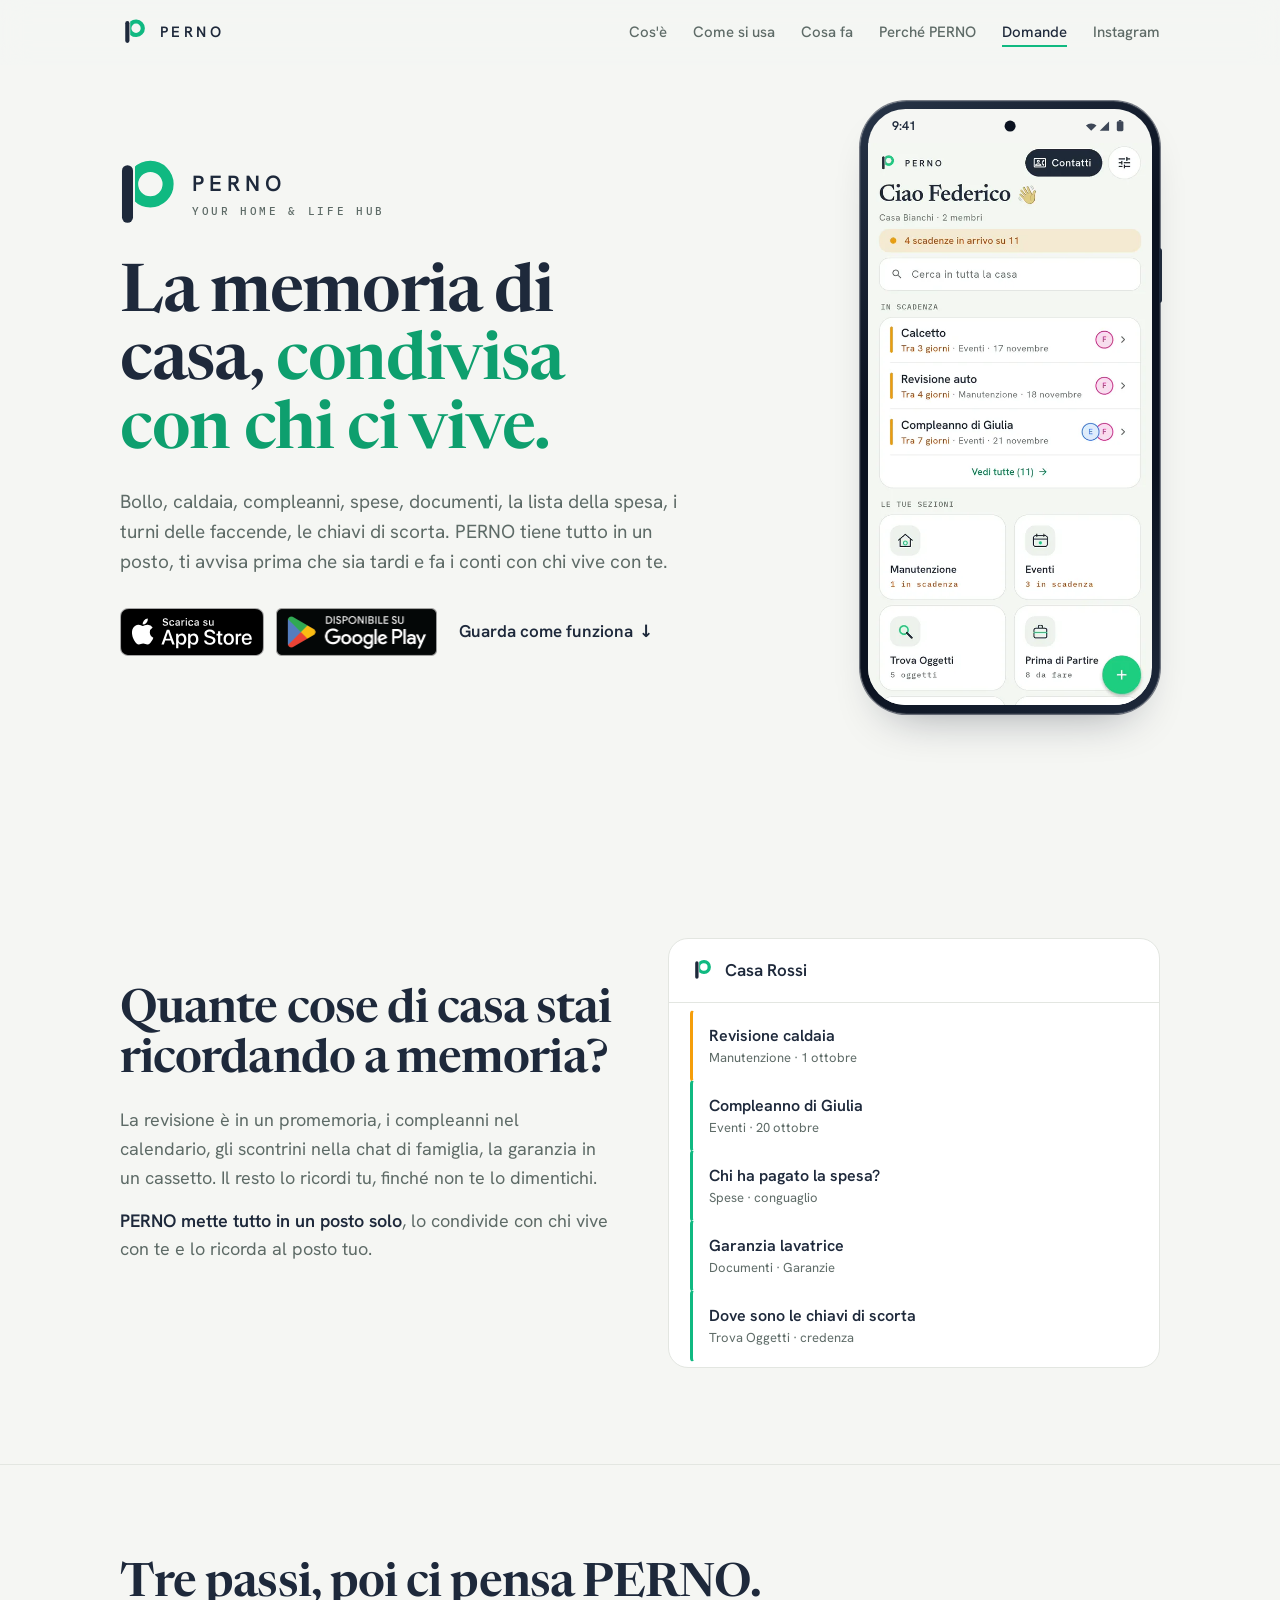
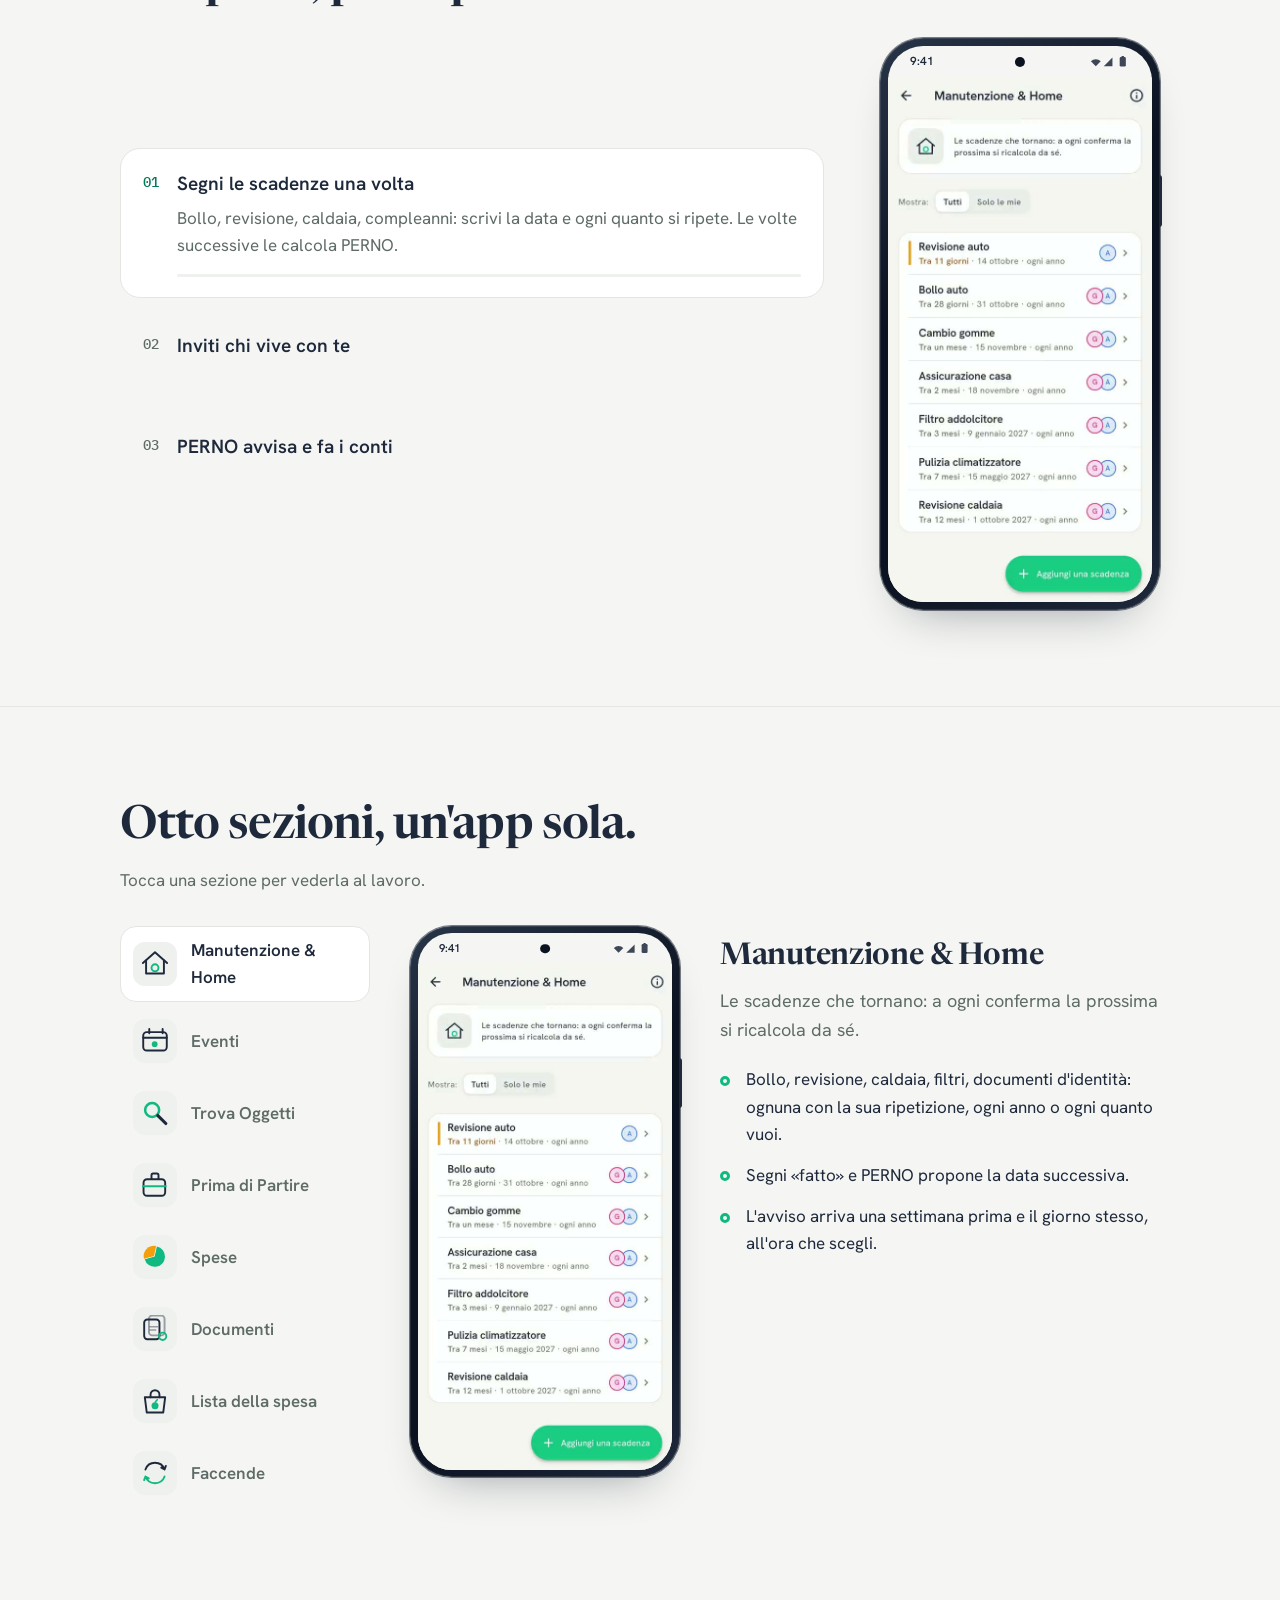
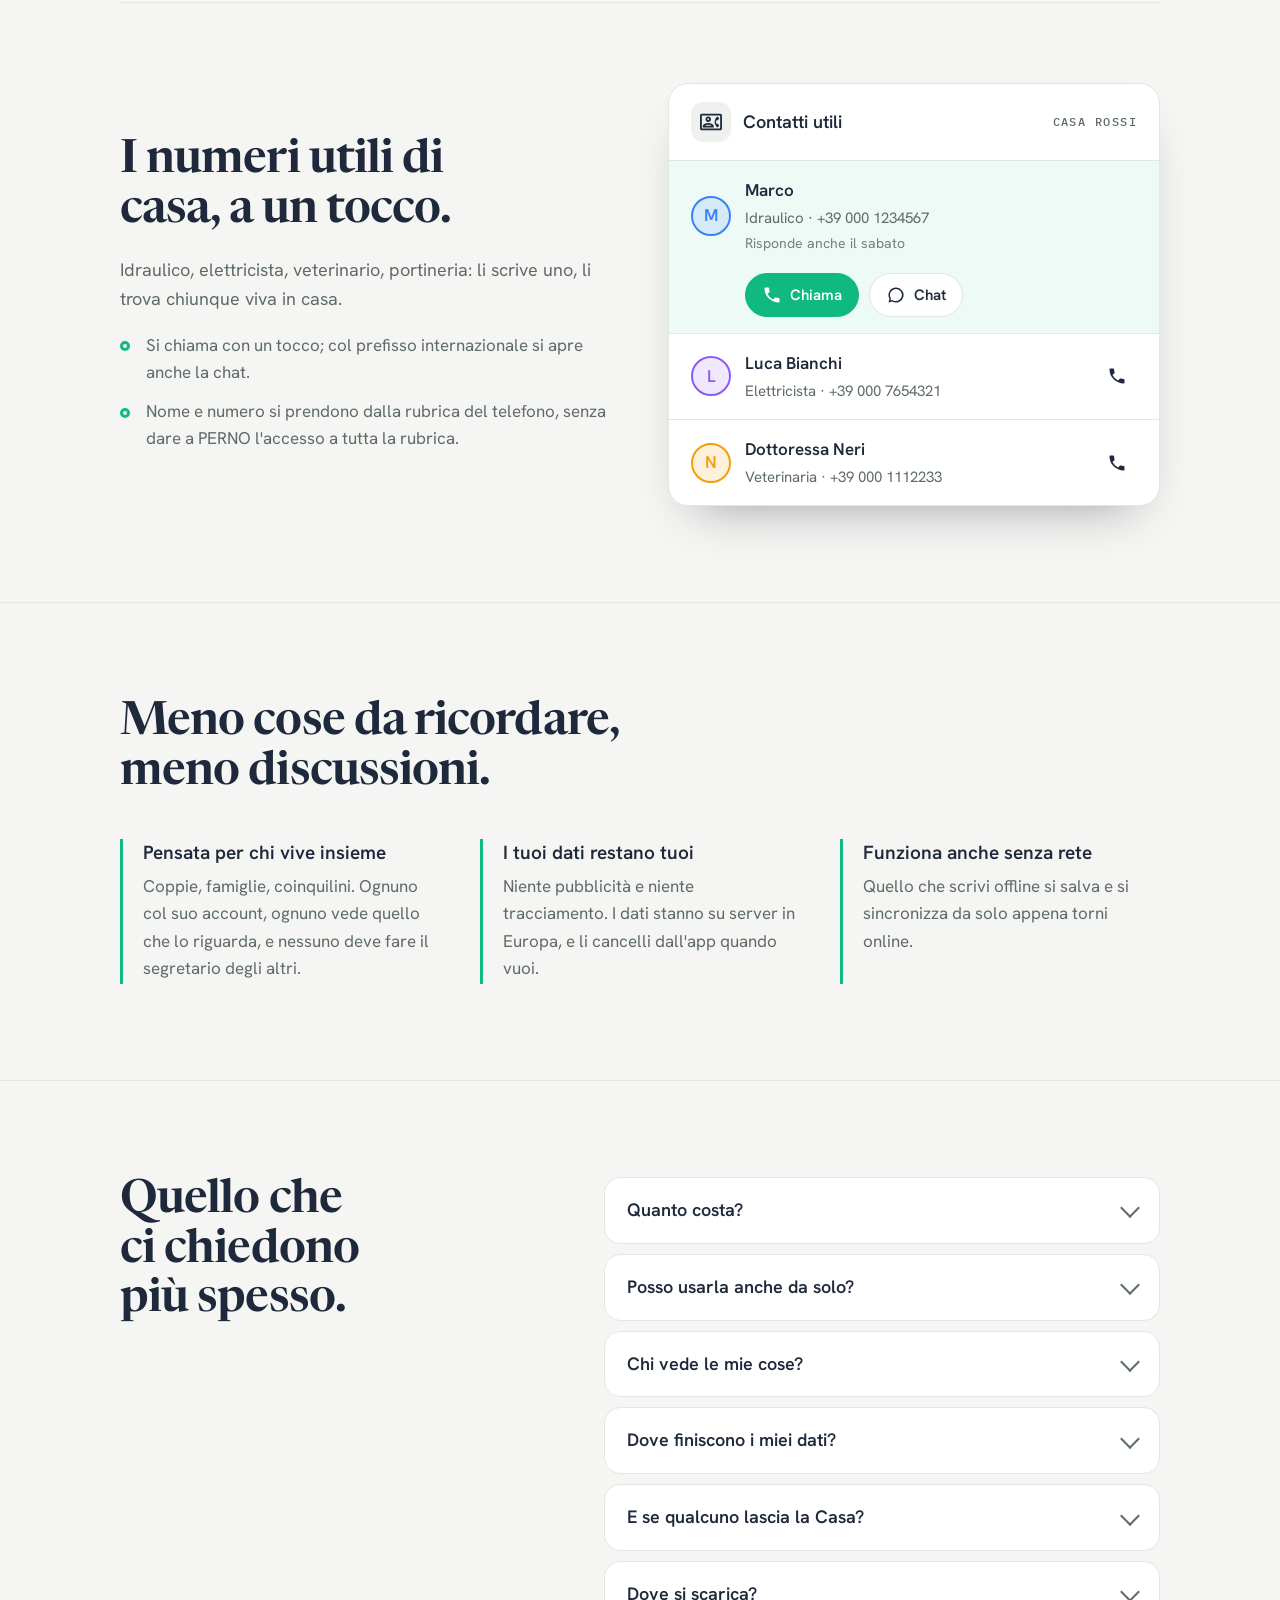
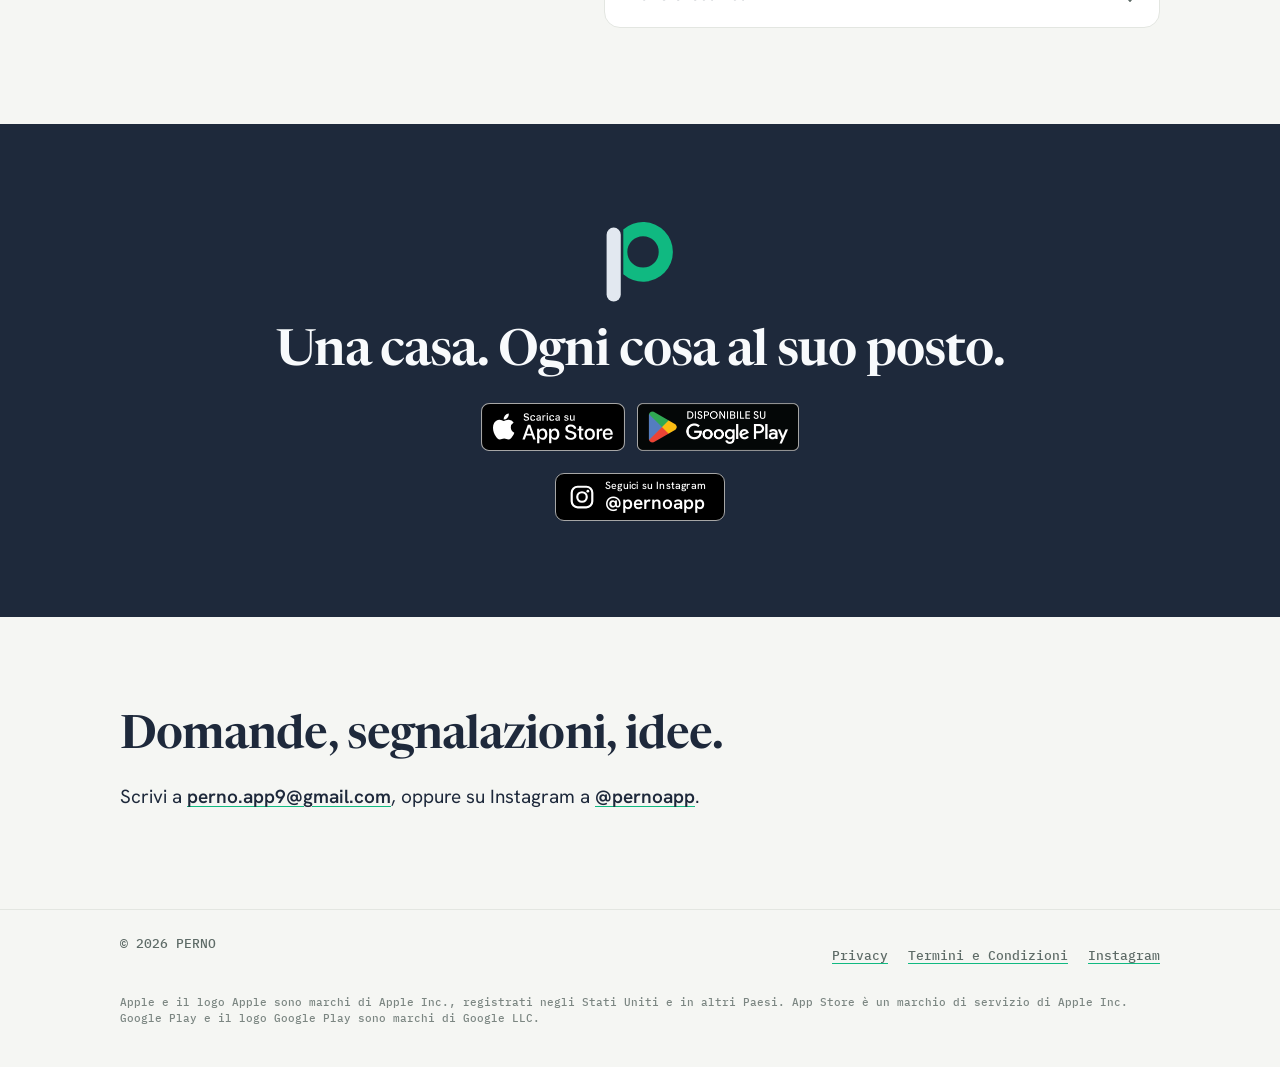
<file: index.html>
<!DOCTYPE html>
<html lang="it">
<head>
<meta charset="utf-8">
<meta name="viewport" content="width=device-width, initial-scale=1">
<title>PERNO — La memoria di casa</title>
<meta name="description" content="Scadenze, spese, documenti, oggetti, lista della spesa e faccende in un'app sola, condivisa con chi vive con te. PERNO ricorda, avvisa e fa i conti. Gratis su App Store e Google Play.">
<meta property="og:title" content="PERNO — La memoria di casa">
<meta property="og:description" content="Scadenze, spese, documenti, oggetti, lista della spesa e faccende in un'app sola, condivisa con chi vive con te.">
<meta property="og:url" content="https://pernoapp.com/">
<meta property="og:type" content="website">
<meta property="og:image" content="https://pernoapp.com/immagini/home.webp">
<meta name="theme-color" content="#F5F6F3" media="(prefers-color-scheme: light)">
<meta name="theme-color" content="#0F172A" media="(prefers-color-scheme: dark)">
<link rel="icon" href="/favicon.svg" type="image/svg+xml">
<link rel="stylesheet" href="/caratteri/caratteri.css">
<link rel="stylesheet" href="/stile.css">
<script>document.documentElement.classList.add("js"); if (/[?&]movimento\b/.test(location.search)) document.documentElement.classList.add("movimento");</script>
</head>
<body>

<header class="testata" id="testata">
  <div class="pagina testata-dentro">
    <a class="marchio" href="#inizio" aria-label="PERNO, torna all'inizio">
      <svg viewBox="0 0 200 200" aria-hidden="true">
        <path d="M68 30.73A59 59 0 1 1 68 119.27Z M138 75A31 31 0 1 0 76 75A31 31 0 1 0 138 75Z" fill="#10B981" fill-rule="evenodd"/>
        <rect x="35" y="27" width="28" height="146" rx="14" fill="var(--tratto)"/>
      </svg>
      <span>PERNO</span>
    </a>
    <button class="menu-pulsante" id="menu-pulsante" aria-expanded="false" aria-controls="menu" aria-label="Apri il menu">
      <span></span><span></span>
    </button>
    <nav class="menu" id="menu" aria-label="Sezioni della pagina">
      <a href="#perche-serve">Cos'è</a>
      <a href="#come-si-usa">Come si usa</a>
      <a href="#cosa-fa">Cosa fa</a>
      <a href="#perche">Perché PERNO</a>
      <a href="#domande">Domande</a>
      <a class="menu-instagram" href="https://www.instagram.com/pernoapp/">Instagram</a>
    </nav>
  </div>
</header>

<main id="inizio">

<!-- ============ APERTURA ============ -->
<section class="apertura">
  <div class="pagina apertura-griglia">
    <div class="apertura-testo">
      <div class="avvitamento" aria-hidden="true">
        <svg viewBox="30 12 142 166" class="avv-marchio">
          <defs><clipPath id="taglio"><rect x="68" y="0" width="200" height="200"/></clipPath></defs>
          <g clip-path="url(#taglio)">
            <circle id="avv-anello" cx="107" cy="75" r="45" fill="none" stroke="#10B981" stroke-width="28" pathLength="100" stroke-dasharray="0 100"/>
          </g>
          <rect id="avv-asta" x="35" y="27" width="28" height="146" rx="14" fill="var(--tratto)"/>
        </svg>
        <div class="avv-scritte">
          <span class="avv-nome" id="avv-nome">PERNO</span>
          <span class="avv-payoff" id="avv-payoff">Your Home &amp; Life Hub</span>
        </div>
      </div>
      <h1>La memoria di casa, <em>condivisa con chi ci vive.</em></h1>
      <p class="sotto">Bollo, caldaia, compleanni, spese, documenti, la lista della spesa, i turni delle faccende, le chiavi di scorta. PERNO tiene tutto in un posto, ti avvisa prima che sia tardi e fa i conti con chi vive con te.</p>
      <div class="azioni">
        <div class="negozi">
          <a href="https://apps.apple.com/app/id6820141567"><img src="/immagini/badge-app-store.svg" alt="Scarica su App Store" width="144" height="48"></a>
          <a href="https://play.google.com/store/apps/details?id=com.perno.perno"><img src="/immagini/badge-google-play.png" alt="Disponibile su Google Play" width="162" height="48"></a>
        </div>
        <a class="link-giu" href="#come-si-usa">Guarda come funziona <span aria-hidden="true">↓</span></a>
      </div>
    </div>
    <div class="telefono telefono-grande entra"><div class="schermo"><div class="barra-stato" aria-hidden="true"><span class="ora">9:41</span><span class="foro"></span><svg class="segnali" viewBox="0 0 58 16"><path d="M8 14 1.2 7.2a9.6 9.6 0 0 1 13.6 0Z"/><path d="M19 14 31 2v12Z"/><rect x="41" y="1.5" width="8.5" height="13" rx="1.8"/><rect x="43.5" y="0" width="3.5" height="2" rx=".6"/></svg></div>
      <video class="video-auto" muted playsinline loop preload="metadata" poster="/immagini/home.webp" aria-label="PERNO si apre con il logo e mostra la Home: le scadenze in arrivo e le otto sezioni.">
        <source src="/video/avvio.mp4" type="video/mp4">
      </video></div>
    </div>
  </div>
</section>

<!-- ============ IL PROBLEMA ============ -->
<section class="blocco" id="perche-serve">
  <div class="pagina problema">
    <div class="problema-testo rivela">
      <h2>Quante cose di casa stai ricordando a memoria?</h2>
      <p>La revisione è in un promemoria, i compleanni nel calendario, gli scontrini nella chat di famiglia, la garanzia in un cassetto. Il resto lo ricordi tu, finché non te lo dimentichi.</p>
      <p><strong>PERNO mette tutto in un posto solo</strong>, lo condivide con chi vive con te e lo ricorda al posto tuo.</p>
    </div>
    <div class="sparsi" id="sparsi" aria-hidden="true">
      <div class="sparsi-scheda">
        <div class="sparsi-testata">
          <svg viewBox="0 0 200 200"><path d="M68 30.73A59 59 0 1 1 68 119.27Z M138 75A31 31 0 1 0 76 75A31 31 0 1 0 138 75Z" fill="#10B981" fill-rule="evenodd"/><rect x="35" y="27" width="28" height="146" rx="14" fill="var(--tratto)"/></svg>
          <span>Casa Rossi</span>
        </div>
      </div>
      <div class="foglietto" data-i="0"><span class="f-dove">Post-it sul frigo</span><span class="f-cosa">Revisione caldaia</span><span class="f-dove-poi">Manutenzione · 1 ottobre</span></div>
      <div class="foglietto" data-i="1"><span class="f-dove">Calendario</span><span class="f-cosa">Compleanno di Giulia</span><span class="f-dove-poi">Eventi · 20 ottobre</span></div>
      <div class="foglietto" data-i="2"><span class="f-dove">Chat di famiglia</span><span class="f-cosa">Chi ha pagato la spesa?</span><span class="f-dove-poi">Spese · conguaglio</span></div>
      <div class="foglietto" data-i="3"><span class="f-dove">Cassetto in cucina</span><span class="f-cosa">Garanzia lavatrice</span><span class="f-dove-poi">Documenti · Garanzie</span></div>
      <div class="foglietto" data-i="4"><span class="f-dove">Te lo ricordi tu</span><span class="f-cosa">Dove sono le chiavi di scorta</span><span class="f-dove-poi">Trova Oggetti · credenza</span></div>
    </div>
  </div>
</section>

<!-- ============ COME SI USA ============ -->
<section class="blocco" id="come-si-usa">
  <div class="pagina">
    <div class="rivela">
      <h2>Tre passi, poi ci pensa PERNO.</h2>
    </div>
    <div class="passi" id="passi">
      <ol class="passi-elenco">
        <li><button class="passo attivo" data-video="/video/manutenzione.mp4" data-poster="/video/manutenzione.jpg" aria-pressed="true">
          <span class="passo-numero">01</span>
          <span class="passo-titolo">Segni le scadenze una volta</span>
          <span class="passo-testo">Bollo, revisione, caldaia, compleanni: scrivi la data e ogni quanto si ripete. Le volte successive le calcola PERNO.</span>
          <span class="passo-barra"><span></span></span>
        </button></li>
        <li><button class="passo" data-video="/video/casa.mp4" data-poster="/video/casa.jpg" aria-pressed="false">
          <span class="passo-numero">02</span>
          <span class="passo-titolo">Inviti chi vive con te</span>
          <span class="passo-testo">Mandi un codice in chat, con le istruzioni già scritte. Ognuno entra col suo account e trova la stessa casa.</span>
          <span class="passo-barra"><span></span></span>
        </button></li>
        <li><button class="passo" data-video="/video/spese.mp4" data-poster="/video/spese.jpg" aria-pressed="false">
          <span class="passo-numero">03</span>
          <span class="passo-titolo">PERNO avvisa e fa i conti</span>
          <span class="passo-testo">Gli avvisi arrivano prima delle scadenze, solo a chi riguardano. Le spese si dividono da sole, e a fine mese sai chi deve dare cosa a chi.</span>
          <span class="passo-barra"><span></span></span>
        </button></li>
      </ol>
      <div class="telefono passi-telefono rivela"><div class="schermo"><div class="barra-stato" aria-hidden="true"><span class="ora">9:41</span><span class="foro"></span><svg class="segnali" viewBox="0 0 58 16"><path d="M8 14 1.2 7.2a9.6 9.6 0 0 1 13.6 0Z"/><path d="M19 14 31 2v12Z"/><rect x="41" y="1.5" width="8.5" height="13" rx="1.8"/><rect x="43.5" y="0" width="3.5" height="2" rx=".6"/></svg></div>
        <video id="passi-video" muted playsinline preload="metadata" poster="/video/manutenzione.jpg" aria-label="Video dell'app per il passo scelto.">
          <source src="/video/manutenzione.mp4" type="video/mp4">
        </video></div>
      </div>
    </div>
  </div>
</section>

<!-- ============ COSA FA ============ -->
<section class="blocco" id="cosa-fa">
  <div class="pagina">
    <div class="rivela">
      <h2>Otto sezioni, un'app sola.</h2>
      <p class="intro">Tocca una sezione per vederla al lavoro.</p>
    </div>
    <div class="esploratore" id="esploratore">
      <div class="schede-sezioni" role="tablist" aria-label="Sezioni di PERNO">
        <button role="tab" class="scheda-sez attiva" aria-selected="true" aria-controls="pannello" data-sez="manutenzione">
          <span class="icona"><svg viewBox="40 40 88 88" aria-hidden="true"><g fill="none" stroke-linecap="round" stroke-linejoin="round" stroke-width="6"><path d="M46 81 L84 47 L122 81" stroke="var(--tratto)"/><path d="M56 73 V114 H112 V73" stroke="var(--tratto)"/><circle cx="84" cy="96" r="11" stroke="#10B981"/></g></svg></span>
          <span>Manutenzione &amp; Home</span>
        </button>
        <button role="tab" class="scheda-sez" aria-selected="false" aria-controls="pannello" data-sez="eventi">
          <span class="icona"><svg viewBox="40 40 88 88" aria-hidden="true"><g fill="none" stroke-linecap="round" stroke-linejoin="round" stroke-width="6"><rect x="47" y="56" width="74" height="58" rx="11" stroke="var(--tratto)"/><path d="M47 74 H121 M66 46 V60 M108 46 V60" stroke="var(--tratto)"/></g><circle cx="83" cy="94" r="9" fill="#10B981"/></svg></span>
          <span>Eventi</span>
        </button>
        <button role="tab" class="scheda-sez" aria-selected="false" aria-controls="pannello" data-sez="oggetti">
          <span class="icona"><svg viewBox="40 40 88 88" aria-hidden="true"><g fill="none" stroke-linecap="round"><circle cx="75" cy="74.5" r="22" stroke="#10B981" stroke-width="8"/><path d="M93 92 L118 117" stroke="var(--tratto)" stroke-width="10"/></g></svg></span>
          <span>Trova Oggetti</span>
        </button>
        <button role="tab" class="scheda-sez" aria-selected="false" aria-controls="pannello" data-sez="partire">
          <span class="icona"><svg viewBox="40 40 88 88" aria-hidden="true"><g fill="none" stroke-linecap="round" stroke-linejoin="round" stroke-width="6"><rect x="73" y="48" width="22" height="20" rx="5" stroke="var(--tratto)"/><rect x="48" y="66" width="68" height="52" rx="11" stroke="var(--tratto)" fill="var(--incasso)"/><path d="M46 88 H118" stroke="#10B981"/></g></svg></span>
          <span>Prima di Partire</span>
        </button>
        <button role="tab" class="scheda-sez" aria-selected="false" aria-controls="pannello" data-sez="spese">
          <span class="icona"><svg viewBox="40 40 88 88" aria-hidden="true"><path d="M83 82.5 L89.76 50.71 A32.5 32.5 0 1 1 51.61 90.91 Z" fill="#10B981"/><path d="M80.8 80.9 L49.41 89.31 A32.5 32.5 0 0 1 87.56 49.11 Z" fill="#F59E0B" stroke="var(--incasso)" stroke-width="2.5" stroke-linejoin="round" paint-order="stroke"/></svg></span>
          <span>Spese</span>
        </button>
        <button role="tab" class="scheda-sez" aria-selected="false" aria-controls="pannello" data-sez="documenti">
          <span class="icona"><svg viewBox="40 40 88 88" aria-hidden="true"><g fill="none" stroke-linecap="round" stroke-linejoin="round" stroke-width="6"><rect x="65" y="42" width="49" height="62" rx="10" stroke="var(--tratto)" stroke-opacity=".42"/><path d="M68 77 H92 M68 87 H86" stroke="var(--tratto)" stroke-opacity=".42" stroke-width="5"/><rect x="50" y="54" width="48" height="62" rx="10" stroke="var(--tratto)"/><circle cx="108" cy="107" r="11.5" stroke="#10B981"/></g></svg></span>
          <span>Documenti</span>
        </button>
        <button role="tab" class="scheda-sez" aria-selected="false" aria-controls="pannello" data-sez="spesa">
          <span class="icona"><svg viewBox="16 18 88 88" aria-hidden="true"><g fill="none" stroke-linecap="round" stroke-linejoin="round" stroke-width="6"><path d="M28 50H92L86 98H34Z" stroke="var(--tratto)"/><path d="M46 50V42A14 14 0 0 1 74 42V50" stroke="var(--tratto)"/><path d="M61 65 67 58" stroke="#10B981" stroke-width="5"/></g><circle cx="60" cy="77" r="11" fill="#10B981"/></svg></span>
          <span>Lista della spesa</span>
        </button>
        <button role="tab" class="scheda-sez" aria-selected="false" aria-controls="pannello" data-sez="faccende">
          <span class="icona"><svg viewBox="16 16 88 88" aria-hidden="true"><g fill="none" stroke-linecap="round" stroke-linejoin="round" stroke-width="6"><path d="M29.9 49.06A32 32 0 0 1 90.07 49.06M94.2 37.8 90.07 49.06 79.7 43.06" stroke="var(--tratto)"/><path d="M90.07 70.94A32 32 0 0 1 29.93 70.94M25.8 82.2 29.93 70.94 40.3 76.94" stroke="#10B981"/></g></svg></span>
          <span>Faccende</span>
        </button>
      </div>
      <div class="pannello" id="pannello" role="tabpanel" aria-live="polite">
        <div class="telefono pannello-telefono"><div class="schermo"><div class="barra-stato" aria-hidden="true"><span class="ora">9:41</span><span class="foro"></span><svg class="segnali" viewBox="0 0 58 16"><path d="M8 14 1.2 7.2a9.6 9.6 0 0 1 13.6 0Z"/><path d="M19 14 31 2v12Z"/><rect x="41" y="1.5" width="8.5" height="13" rx="1.8"/><rect x="43.5" y="0" width="3.5" height="2" rx=".6"/></svg></div>
          <video id="sez-video" muted playsinline loop preload="metadata" poster="/video/manutenzione.jpg" aria-label="Video della sezione scelta.">
            <source src="/video/manutenzione.mp4" type="video/mp4">
          </video></div>
        </div>
        <div class="pannello-testo" id="sez-testo"></div>
      </div>
    </div>
    <div class="anche">
      <div class="anche-testo rivela">
        <h2>I numeri utili di casa, a un tocco.</h2>
        <p>Idraulico, elettricista, veterinario, portineria: li scrive uno, li trova chiunque viva in casa.</p>
        <ul class="anche-punti">
          <li>Si chiama con un tocco; col prefisso internazionale si apre anche la chat.</li>
          <li>Nome e numero si prendono dalla rubrica del telefono, senza dare a PERNO l'accesso a tutta la rubrica.</li>
        </ul>
      </div>
      <div class="rubrica rivela" role="img" aria-label="Esempio della rubrica di casa: Marco, idraulico; Luca Bianchi, elettricista; Dottoressa Neri, veterinaria. Ognuno con il pulsante per chiamare.">
        <div class="rubrica-testata">
          <span class="rubrica-icona"><svg viewBox="0 0 24 24"><path d="M22 3H2C.9 3 0 3.9 0 5v14c0 1.1.9 2 2 2h20c1.1 0 1.99-.9 1.99-2L24 5c0-1.1-.9-2-2-2zm0 16H2V5h20v14zm-2.99-1.01L21 16l-1.51-2h-1.64c-.22-.63-.35-1.3-.35-2s.13-1.37.35-2h1.64L21 8l-1.99-1.99c-1.31.98-2.28 2.37-2.73 3.99-.18.64-.28 1.31-.28 2s.1 1.36.28 2c.45 1.61 1.42 3.01 2.73 3.99zM9 12c1.65 0 3-1.35 3-3s-1.35-3-3-3-3 1.35-3 3 1.35 3 3 3zm0-4c.55 0 1 .45 1 1s-.45 1-1 1-1-.45-1-1 .45-1 1-1zm6 8.59c0-2.5-3.97-3.58-6-3.58s-6 1.08-6 3.58V18h12v-1.41zM5.48 16c.74-.5 2.22-1 3.52-1s2.77.49 3.52 1H5.48z"/></svg></span>
          <span class="rubrica-titolo">Contatti utili</span>
          <span class="rubrica-casa">Casa Rossi</span>
        </div>
        <div class="contatto aperto">
          <span class="contatto-iniziale" style="--c:#3B82F6">M</span>
          <span class="contatto-dati"><strong>Marco</strong><span>Idraulico · +39&nbsp;000&nbsp;1234567</span><em>Risponde anche il sabato</em></span>
          <span class="contatto-azioni">
            <span class="azione azione-piena"><svg viewBox="0 0 24 24"><path d="M6.6 10.8a15.1 15.1 0 0 0 6.6 6.6l2.2-2.2c.3-.3.7-.4 1-.2 1.1.4 2.3.6 3.6.6.6 0 1 .4 1 1V20c0 .6-.4 1-1 1A17 17 0 0 1 3 4c0-.6.4-1 1-1h3.5c.6 0 1 .4 1 1 0 1.3.2 2.5.6 3.6.1.3 0 .7-.2 1Z"/></svg>Chiama</span>
            <span class="azione"><svg viewBox="0 0 24 24"><path d="M12 3a9 9 0 0 0-7.8 13.5L3 21l4.6-1.2A9 9 0 1 0 12 3Zm0 16.2a7.2 7.2 0 0 1-3.7-1l-.3-.2-2.7.7.7-2.6-.2-.3A7.2 7.2 0 1 1 12 19.2Z"/></svg>Chat</span>
          </span>
        </div>
        <div class="contatto">
          <span class="contatto-iniziale" style="--c:#8B5CF6">L</span>
          <span class="contatto-dati"><strong>Luca Bianchi</strong><span>Elettricista · +39&nbsp;000&nbsp;7654321</span></span>
          <span class="contatto-chiama"><svg viewBox="0 0 24 24"><path d="M6.6 10.8a15.1 15.1 0 0 0 6.6 6.6l2.2-2.2c.3-.3.7-.4 1-.2 1.1.4 2.3.6 3.6.6.6 0 1 .4 1 1V20c0 .6-.4 1-1 1A17 17 0 0 1 3 4c0-.6.4-1 1-1h3.5c.6 0 1 .4 1 1 0 1.3.2 2.5.6 3.6.1.3 0 .7-.2 1Z"/></svg></span>
        </div>
        <div class="contatto">
          <span class="contatto-iniziale" style="--c:#F59E0B">N</span>
          <span class="contatto-dati"><strong>Dottoressa Neri</strong><span>Veterinaria · +39&nbsp;000&nbsp;1112233</span></span>
          <span class="contatto-chiama"><svg viewBox="0 0 24 24"><path d="M6.6 10.8a15.1 15.1 0 0 0 6.6 6.6l2.2-2.2c.3-.3.7-.4 1-.2 1.1.4 2.3.6 3.6.6.6 0 1 .4 1 1V20c0 .6-.4 1-1 1A17 17 0 0 1 3 4c0-.6.4-1 1-1h3.5c.6 0 1 .4 1 1 0 1.3.2 2.5.6 3.6.1.3 0 .7-.2 1Z"/></svg></span>
        </div>
      </div>
    </div>
  </div>
</section>

<!-- ============ PERCHÉ ============ -->
<section class="blocco" id="perche">
  <div class="pagina">
    <div class="rivela">
      <h2>Meno cose da ricordare, meno discussioni.</h2>
    </div>
    <div class="ragioni">
      <article class="ragione rivela"><h3>Pensata per chi vive insieme</h3><p>Coppie, famiglie, coinquilini. Ognuno col suo account, ognuno vede quello che lo riguarda, e nessuno deve fare il segretario degli altri.</p></article>
      <article class="ragione rivela"><h3>I tuoi dati restano tuoi</h3><p>Niente pubblicità e niente tracciamento. I dati stanno su server in Europa, e li cancelli dall'app quando vuoi.</p></article>
      <article class="ragione rivela"><h3>Funziona anche senza rete</h3><p>Quello che scrivi offline si salva e si sincronizza da solo appena torni online.</p></article>
    </div>
  </div>
</section>

<!-- ============ DOMANDE ============ -->
<section class="blocco" id="domande">
  <div class="pagina domande">
    <div class="rivela">
      <h2>Quello che ci chiedono più spesso.</h2>
    </div>
    <div class="faq">
      <details class="rivela"><summary>Quanto costa?</summary><p>PERNO si scarica gratis.</p></details>
      <details class="rivela"><summary>Posso usarla anche da solo?</summary><p>Sì. Una Casa può avere una persona sola, e gli altri li inviti quando vuoi, anche dopo mesi. Le scadenze di casa che hai già scritto le vedranno anche loro.</p></details>
      <details class="rivela"><summary>Chi vede le mie cose?</summary><p>Solo le persone della tua Casa, e solo quello che scegli. Una scadenza può essere rivolta a te, ad alcune persone o a tutta la Casa; un oggetto o un documento può essere visibile solo a chi indichi. Lo garantiscono i server, non solo l'app.</p></details>
      <details class="rivela"><summary>Dove finiscono i miei dati?</summary><p>Su server in Europa, in Belgio. Niente pubblicità, niente statistiche d'uso, nessuna vendita a terzi. Puoi cancellare l'account e tutti i tuoi dati direttamente dall'app. I dettagli sono nella <a href="/privacy/">privacy</a>.</p></details>
      <details class="rivela"><summary>E se qualcuno lascia la Casa?</summary><p>Quello che ha condiviso resta agli altri: scadenze, spese, documenti. Quello che aveva tenuto solo per sé se ne va con lui.</p></details>
      <details class="rivela"><summary>Dove si scarica?</summary><p>Su iPhone dall'<a href="https://apps.apple.com/app/id6820141567">App Store</a>, su Android da <a href="https://play.google.com/store/apps/details?id=com.perno.perno">Google Play</a>.</p></details>
    </div>
  </div>
</section>

<!-- ============ CHIUSURA ============ -->
<section class="chiusura">
  <div class="pagina chiusura-dentro rivela">
    <svg viewBox="30 12 142 166" class="chiusura-marchio" aria-hidden="true">
      <path d="M68 30.73A59 59 0 1 1 68 119.27Z M138 75A31 31 0 1 0 76 75A31 31 0 1 0 138 75Z" fill="#10B981" fill-rule="evenodd"/>
      <rect x="35" y="27" width="28" height="146" rx="14" fill="#E2E8F0"/>
    </svg>
    <p class="chiusura-frase">Una casa. Ogni cosa al suo posto.</p>
    <div class="negozi">
      <a href="https://apps.apple.com/app/id6820141567"><img src="/immagini/badge-app-store.svg" alt="Scarica su App Store" width="144" height="48"></a>
      <a href="https://play.google.com/store/apps/details?id=com.perno.perno"><img src="/immagini/badge-google-play.png" alt="Disponibile su Google Play" width="162" height="48"></a>
    </div>
    <a class="badge-instagram" href="https://www.instagram.com/pernoapp/">
      <svg viewBox="0 0 24 24" aria-hidden="true"><rect x="2.5" y="2.5" width="19" height="19" rx="5.5" fill="none" stroke="currentColor" stroke-width="2"/><circle cx="12" cy="12" r="4.4" fill="none" stroke="currentColor" stroke-width="2"/><circle cx="17.4" cy="6.6" r="1.25" fill="currentColor"/></svg>
      <span><small>Seguici su Instagram</small>@pernoapp</span>
    </a>
  </div>
</section>

<section class="blocco contatti" id="contatti">
  <div class="pagina rivela">
    <h2>Domande, segnalazioni, idee.</h2>
    <p class="contatti-riga">Scrivi a <a href="mailto:perno.app9@gmail.com">perno.app9@gmail.com</a>, oppure su Instagram a <a href="https://www.instagram.com/pernoapp/">@pernoapp</a>.</p>
  </div>
</section>

</main>

<footer class="piede">
  <div class="pagina piede-dentro">
    <span>© 2026 PERNO</span>
    <nav aria-label="Link legali">
      <a href="/privacy/">Privacy</a>
      <a href="/termini/">Termini e Condizioni</a>
      <a href="https://www.instagram.com/pernoapp/">Instagram</a>
    </nav>
    <p class="piede-marchi">Apple e il logo Apple sono marchi di Apple Inc., registrati negli Stati Uniti e in altri Paesi. App Store è un marchio di servizio di Apple Inc. Google Play e il logo Google Play sono marchi di Google LLC.</p>
  </div>
</footer>

<script src="/sito.js" defer></script>
</body>
</html>
</file>
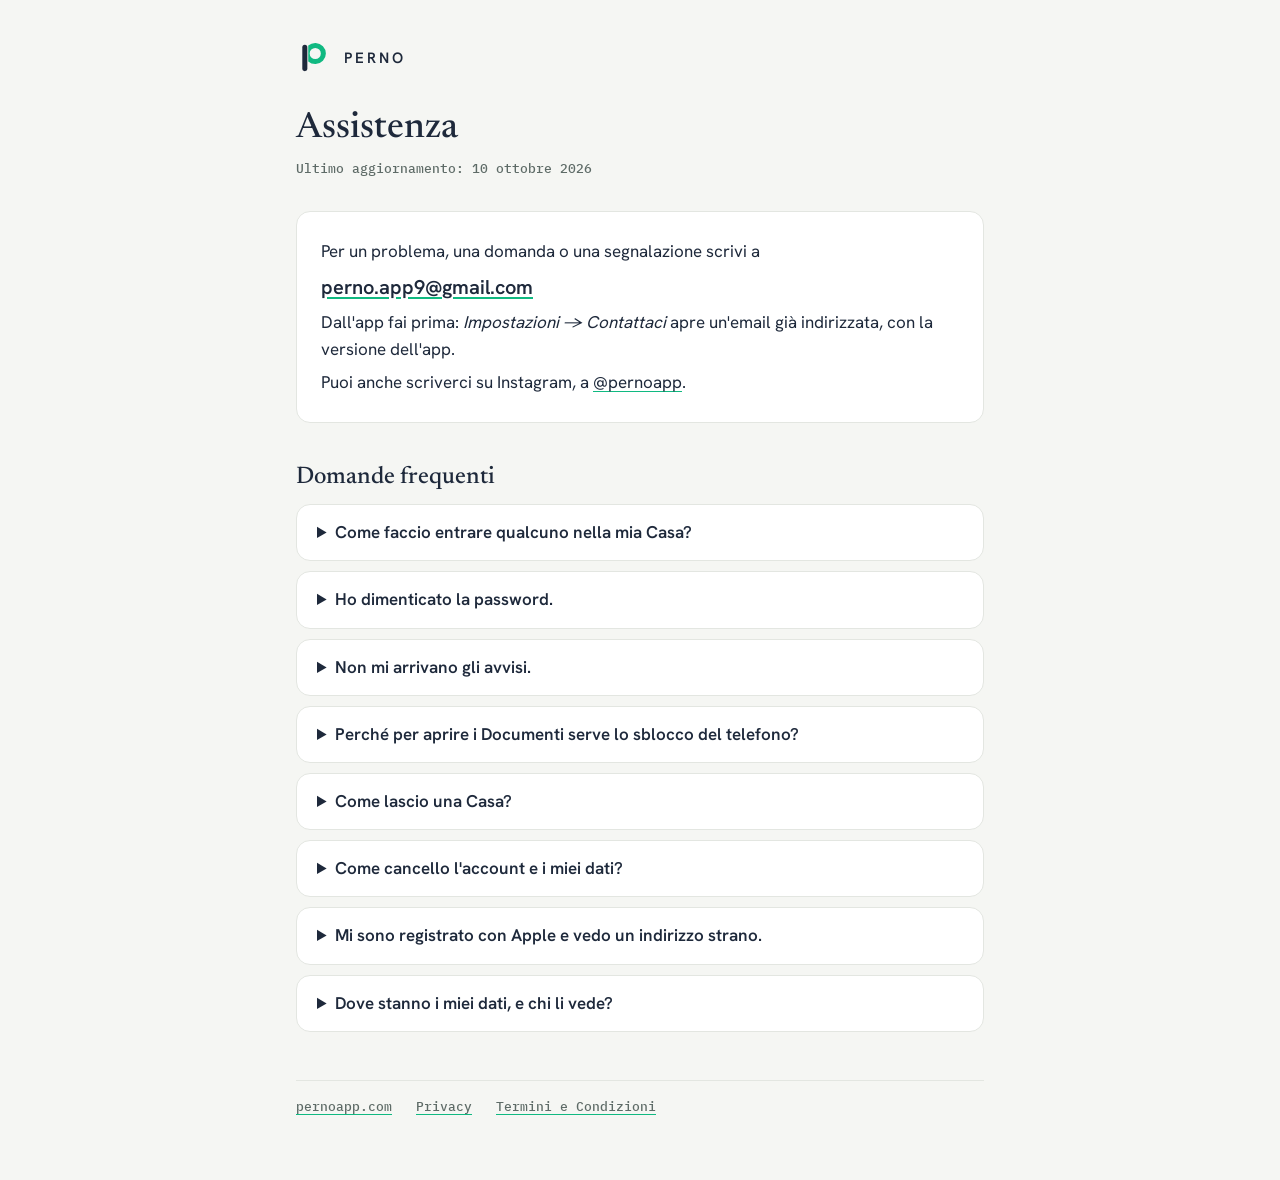
<file: assistenza/index.html>
<!DOCTYPE html>
<html lang="it">
<head>
<meta charset="utf-8">
<meta name="viewport" content="width=device-width, initial-scale=1">
<title>PERNO — Assistenza</title>
<meta name="description" content="Come contattare PERNO e le risposte alle domande più comuni.">
<link rel="icon" href="/favicon.svg" type="image/svg+xml">
<link rel="stylesheet" href="/caratteri/caratteri.css">
<style>
  :root {
    --fondo: #F5F6F3;
    --scheda: #FFFFFF;
    --bordo: #E3E6E1;
    --testo: #1E293B;
    --testo-2: #5E6B67;
    --verde: #10B981;
  }
  @media (prefers-color-scheme: dark) {
    :root {
      --fondo: #0F172A;
      --scheda: #1E293B;
      --bordo: #334155;
      --testo: #F8FAFC;
      --testo-2: #94A3B8;
    }
  }
  * { box-sizing: border-box; }
  body {
    margin: 0;
    background: var(--fondo);
    color: var(--testo);
    font: 400 17px/1.6 "Hanken Grotesk", system-ui, sans-serif;
  }
  main { max-width: 720px; margin: 0 auto; padding: 40px 16px 64px; }
  header { display: flex; align-items: center; gap: 12px; margin-bottom: 32px; }
  header a { display: flex; align-items: center; gap: 12px; text-decoration: none; }
  header svg { width: 36px; height: 36px; flex: none; }
  header span { font-weight: 600; letter-spacing: 0.2em; font-size: 15px; }
  h1, h2 { font-family: "Newsreader", Georgia, serif; font-weight: 500; line-height: 1.2; }
  h1 { font-size: 36px; margin: 0 0 8px; }
  h2 { font-size: 24px; margin: 40px 0 12px; }
  .meta { font: 500 13px/1.5 "IBM Plex Mono", monospace; color: var(--testo-2); margin: 0 0 32px; }
  .contatto {
    background: var(--scheda); border: 1px solid var(--bordo); border-radius: 14px;
    padding: 20px 24px;
  }
  .contatto p { margin: 6px 0; }
  .indirizzo { font-size: 20px; font-weight: 600; }
  details {
    background: var(--scheda); border: 1px solid var(--bordo); border-radius: 14px;
    padding: 14px 20px; margin: 10px 0;
  }
  summary { font-weight: 600; cursor: pointer; }
  details p, details ul { margin: 10px 0 4px; }
  details li { margin: 4px 0; }
  a { color: inherit; text-decoration-color: var(--verde); text-underline-offset: 3px; }
  footer { margin-top: 48px; padding-top: 16px; border-top: 1px solid var(--bordo);
    font: 500 13px/1.5 "IBM Plex Mono", monospace; color: var(--testo-2); }
  footer a { margin-right: 16px; }
</style>
</head>
<body>
<main>

<header>
  <a href="/">
    <svg viewBox="0 0 200 200" aria-hidden="true">
      <path d="M68 30.73A59 59 0 1 1 68 119.27Z M76 75a31 31 0 1 0 62 0a31 31 0 1 0 -62 0Z" fill="#10B981" fill-rule="evenodd"/>
      <rect x="35" y="27" width="28" height="146" rx="14" fill="currentColor"/>
    </svg>
    <span>PERNO</span>
  </a>
</header>

<h1>Assistenza</h1>
<p class="meta">Ultimo aggiornamento: 10 ottobre 2026</p>

<div class="contatto" id="contatti">
  <p>Per un problema, una domanda o una segnalazione scrivi a</p>
  <p class="indirizzo"><a href="mailto:perno.app9@gmail.com">perno.app9@gmail.com</a></p>
  <p>Dall'app fai prima: <em>Impostazioni → Contattaci</em> apre un'email già indirizzata, con la versione dell'app.</p>
  <p>Puoi anche scriverci su Instagram, a <a href="https://www.instagram.com/pernoapp/">@pernoapp</a>.</p>
</div>

<h2>Domande frequenti</h2>

<details id="invitare">
  <summary>Come faccio entrare qualcuno nella mia Casa?</summary>
  <p>Chi amministra la Casa, da <em>Impostazioni → Membri della Casa → Invita un membro</em>, crea un codice d'invito e lo manda alla persona con WhatsApp, un messaggio o un'email. Lei scarica PERNO, si registra e tocca <em>Ho già un invito</em>, poi incolla il codice.</p>
  <p>Il codice vale 7 giorni e si usa una volta sola. Se è scaduto, creane uno nuovo.</p>
</details>

<details id="password">
  <summary>Ho dimenticato la password.</summary>
  <p>Nella schermata di accesso tocca <em>Password dimenticata?</em>: arriva un'email con il link per sceglierne una nuova. Se l'email non arriva, guarda nella posta indesiderata.</p>
  <p>Se ti eri registrato con Google o con Apple, la password di PERNO non c'è: entra con lo stesso pulsante che avevi usato.</p>
</details>

<details id="avvisi">
  <summary>Non mi arrivano gli avvisi.</summary>
  <p>Controlla due cose:</p>
  <ul>
    <li>che le notifiche di PERNO siano accese nelle impostazioni del telefono. Se sono spente, l'app lo dice in <em>Impostazioni → Avvisi</em> e ti porta al punto giusto;</li>
    <li>in <em>Impostazioni → Avvisi</em>, quali avvisi hai scelto di ricevere, sezione per sezione.</li>
  </ul>
  <p>Gli avvisi arrivano solo a chi riguardano: una scadenza rivolta a un'altra persona della Casa avvisa lei, non te.</p>
</details>

<details id="documenti">
  <summary>Perché per aprire i Documenti serve lo sblocco del telefono?</summary>
  <p>Per proteggerli: polizze, referti e documenti d'identità si aprono solo dopo impronta, volto o codice del telefono. Lo sblocco lo verifica il telefono: PERNO non vede e non conserva l'impronta né il volto.</p>
</details>

<details id="lasciare">
  <summary>Come lascio una Casa?</summary>
  <p>Da <em>Impostazioni → Membri della Casa → Lascia questa Casa</em>. Quello che hai condiviso resta agli altri; quello che avevi tenuto solo per te viene cancellato. Il tuo account resta, e puoi crearti una Casa tua.</p>
  <p>Chi ha creato la Casa non può lasciarla: può scioglierla, da <em>Impostazioni → Sciogli la Casa</em>.</p>
</details>

<details id="cancellare">
  <summary>Come cancello l'account e i miei dati?</summary>
  <p>Dall'app: <em>Impostazioni → Cancella il tuo account</em>. Se non hai ancora una Casa, lo trovi in fondo alla schermata che ti chiede se qualcuno di casa tua usa già PERNO. Tutti i dettagli sono nella <a href="/privacy/#cancellare-account">privacy</a>.</p>
  <p>Se non riesci più ad accedere, scrivi a <a href="mailto:perno.app9@gmail.com">perno.app9@gmail.com</a> dall'indirizzo con cui sei registrato: la cancellazione la facciamo noi.</p>
</details>

<details id="email-apple">
  <summary>Mi sono registrato con Apple e vedo un indirizzo strano.</summary>
  <p>Se con «Accedi con Apple» hai scelto di nascondere la tua email, Apple dà a PERNO un indirizzo che finisce con <em>privaterelay.appleid.com</em> e inoltra a te la posta. È normale: la tua email vera resta privata.</p>
</details>

<details id="dati">
  <summary>Dove stanno i miei dati, e chi li vede?</summary>
  <p>Su server in Europa, in Belgio. Li vedono solo le persone della tua Casa, e solo quello che scegli di condividere con loro. Niente pubblicità, niente statistiche d'uso. Tutto nella <a href="/privacy/">privacy</a>.</p>
</details>

<footer>
  <a href="/">pernoapp.com</a>
  <a href="/privacy/">Privacy</a>
  <a href="/termini/">Termini e Condizioni</a>
</footer>

</main>
</body>
</html>
</file>
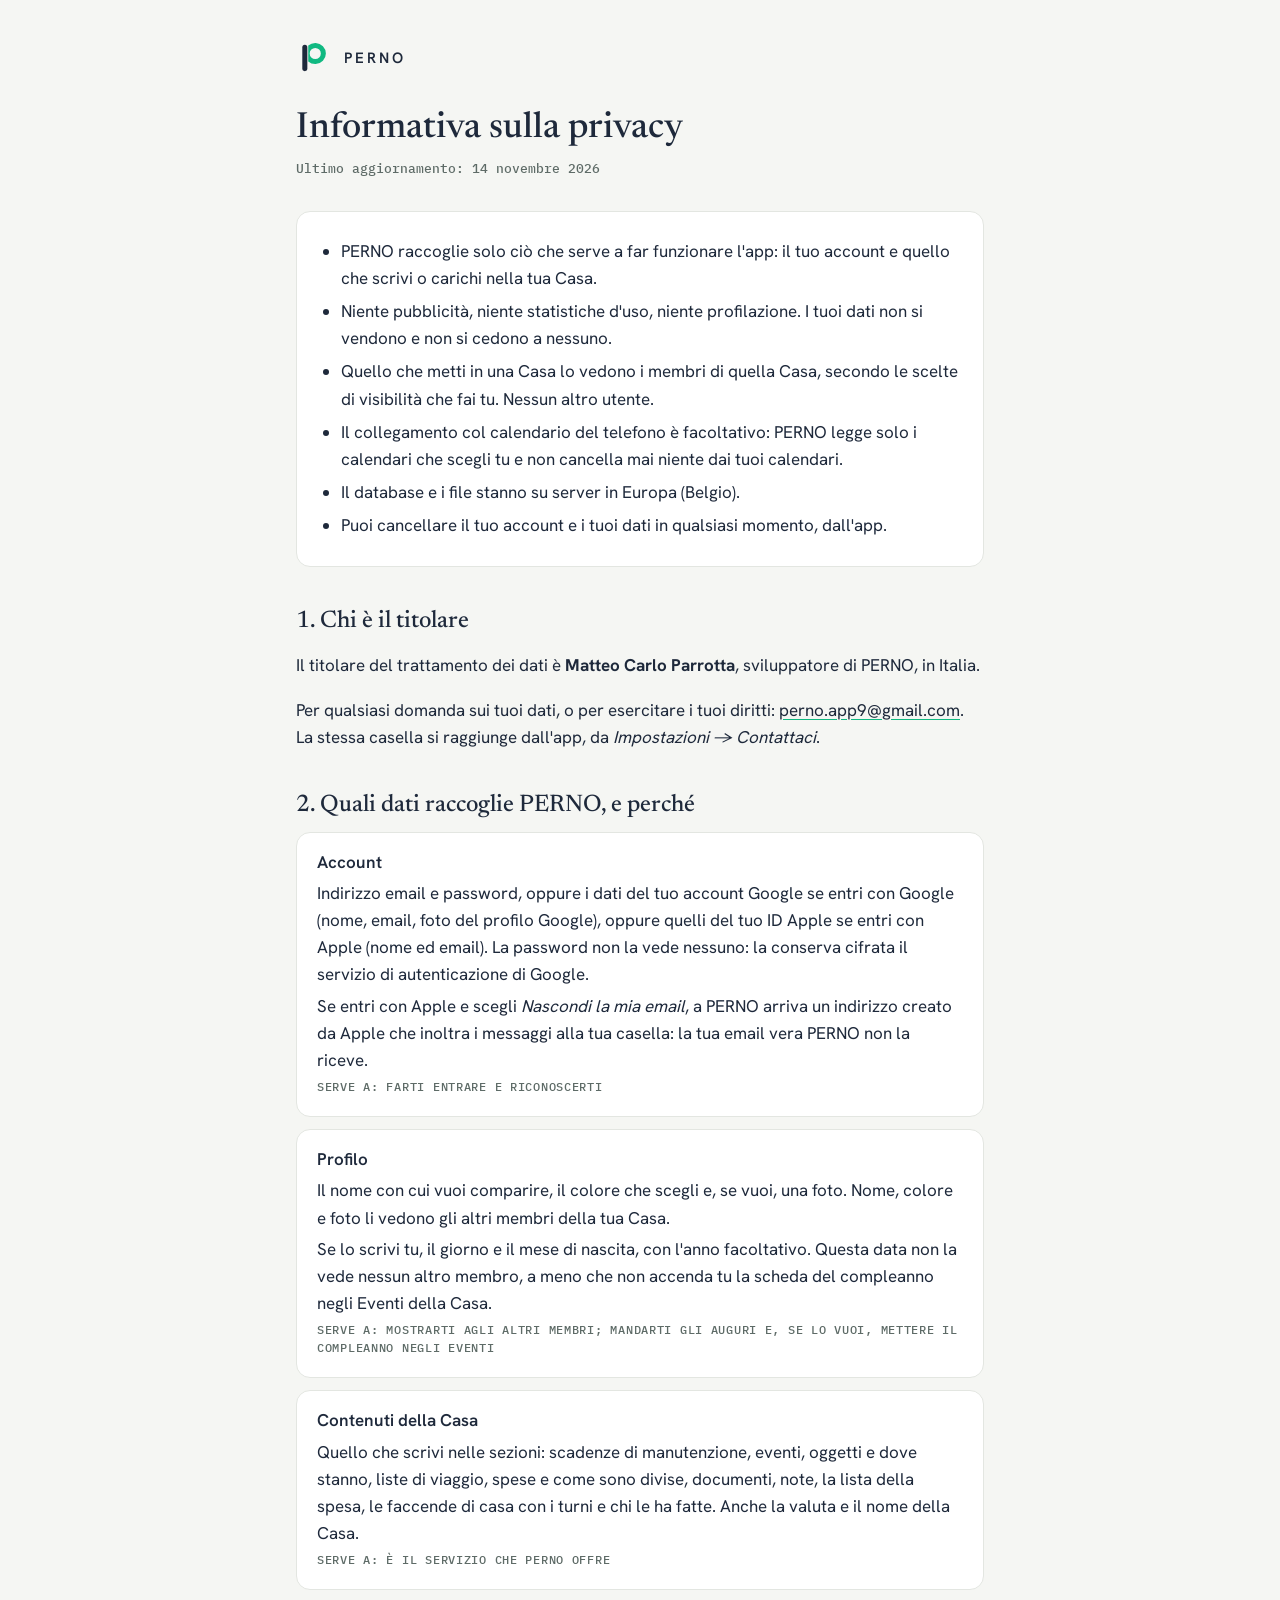
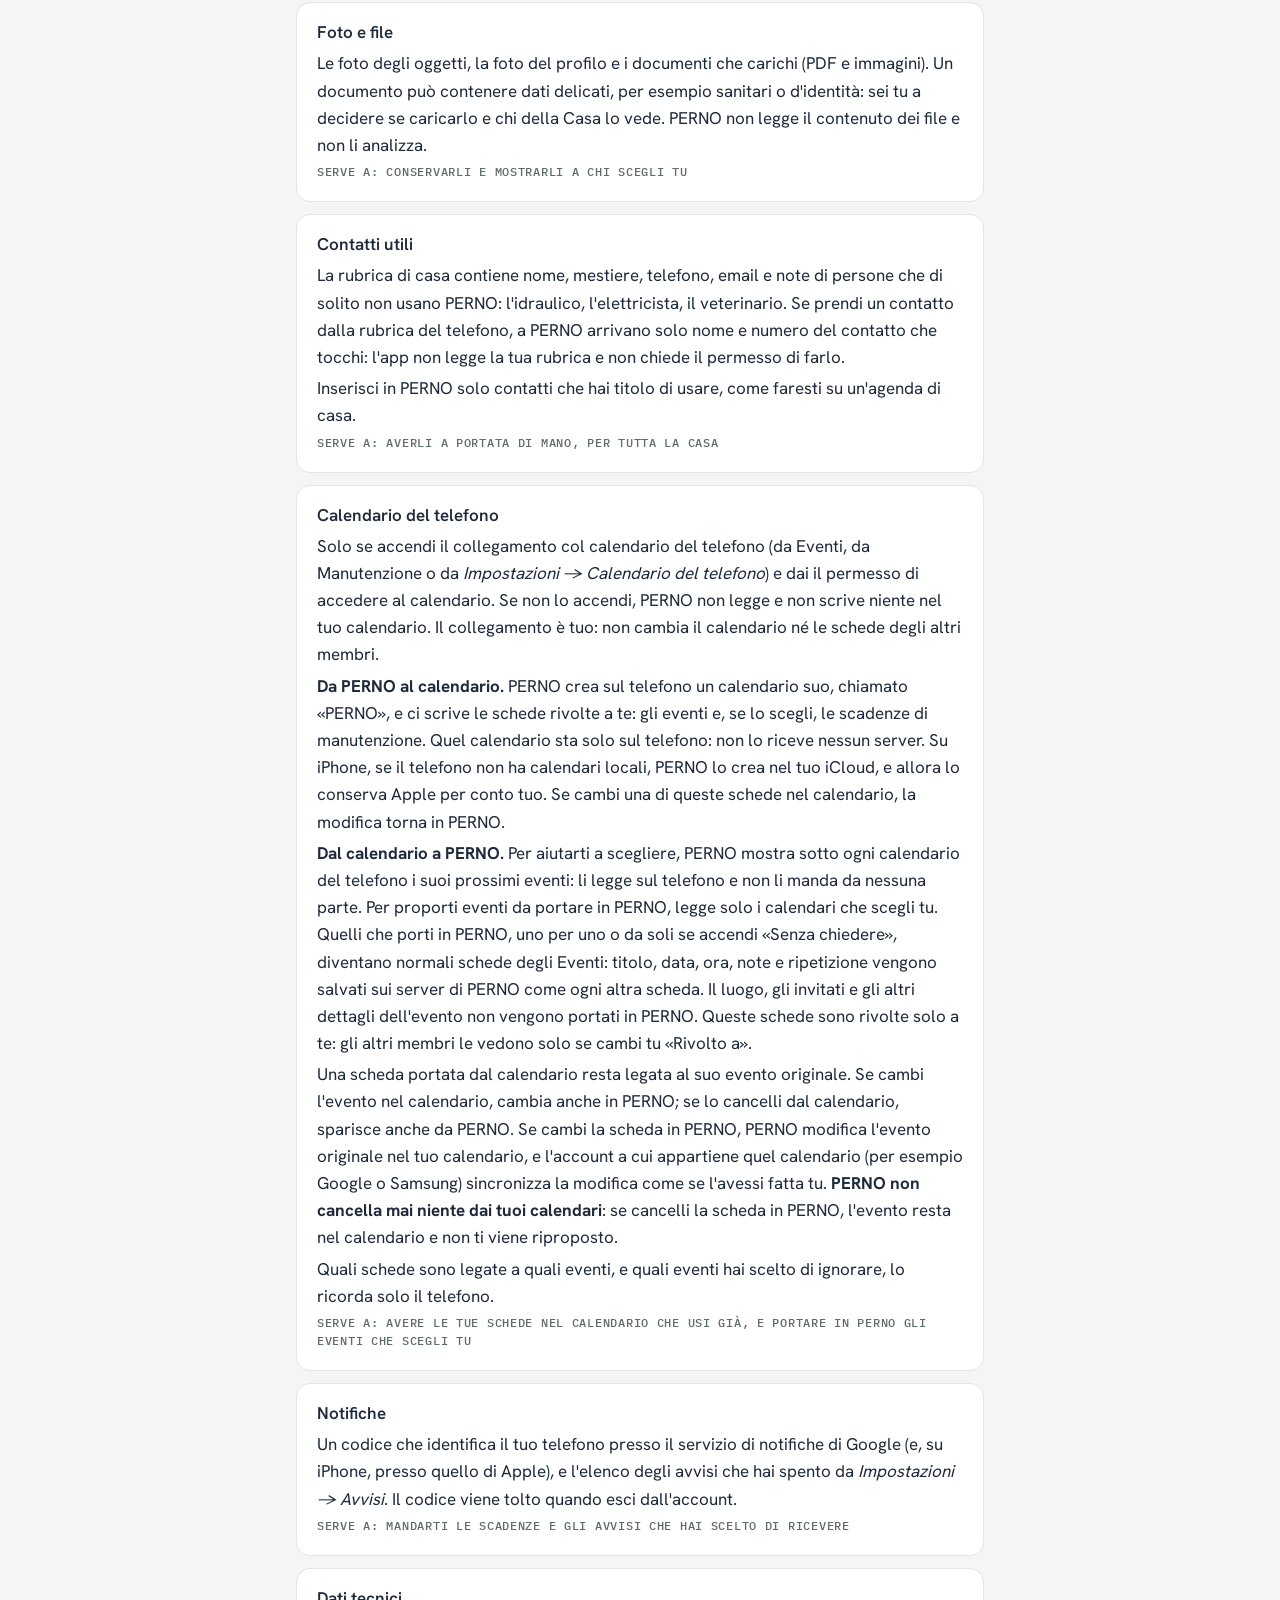
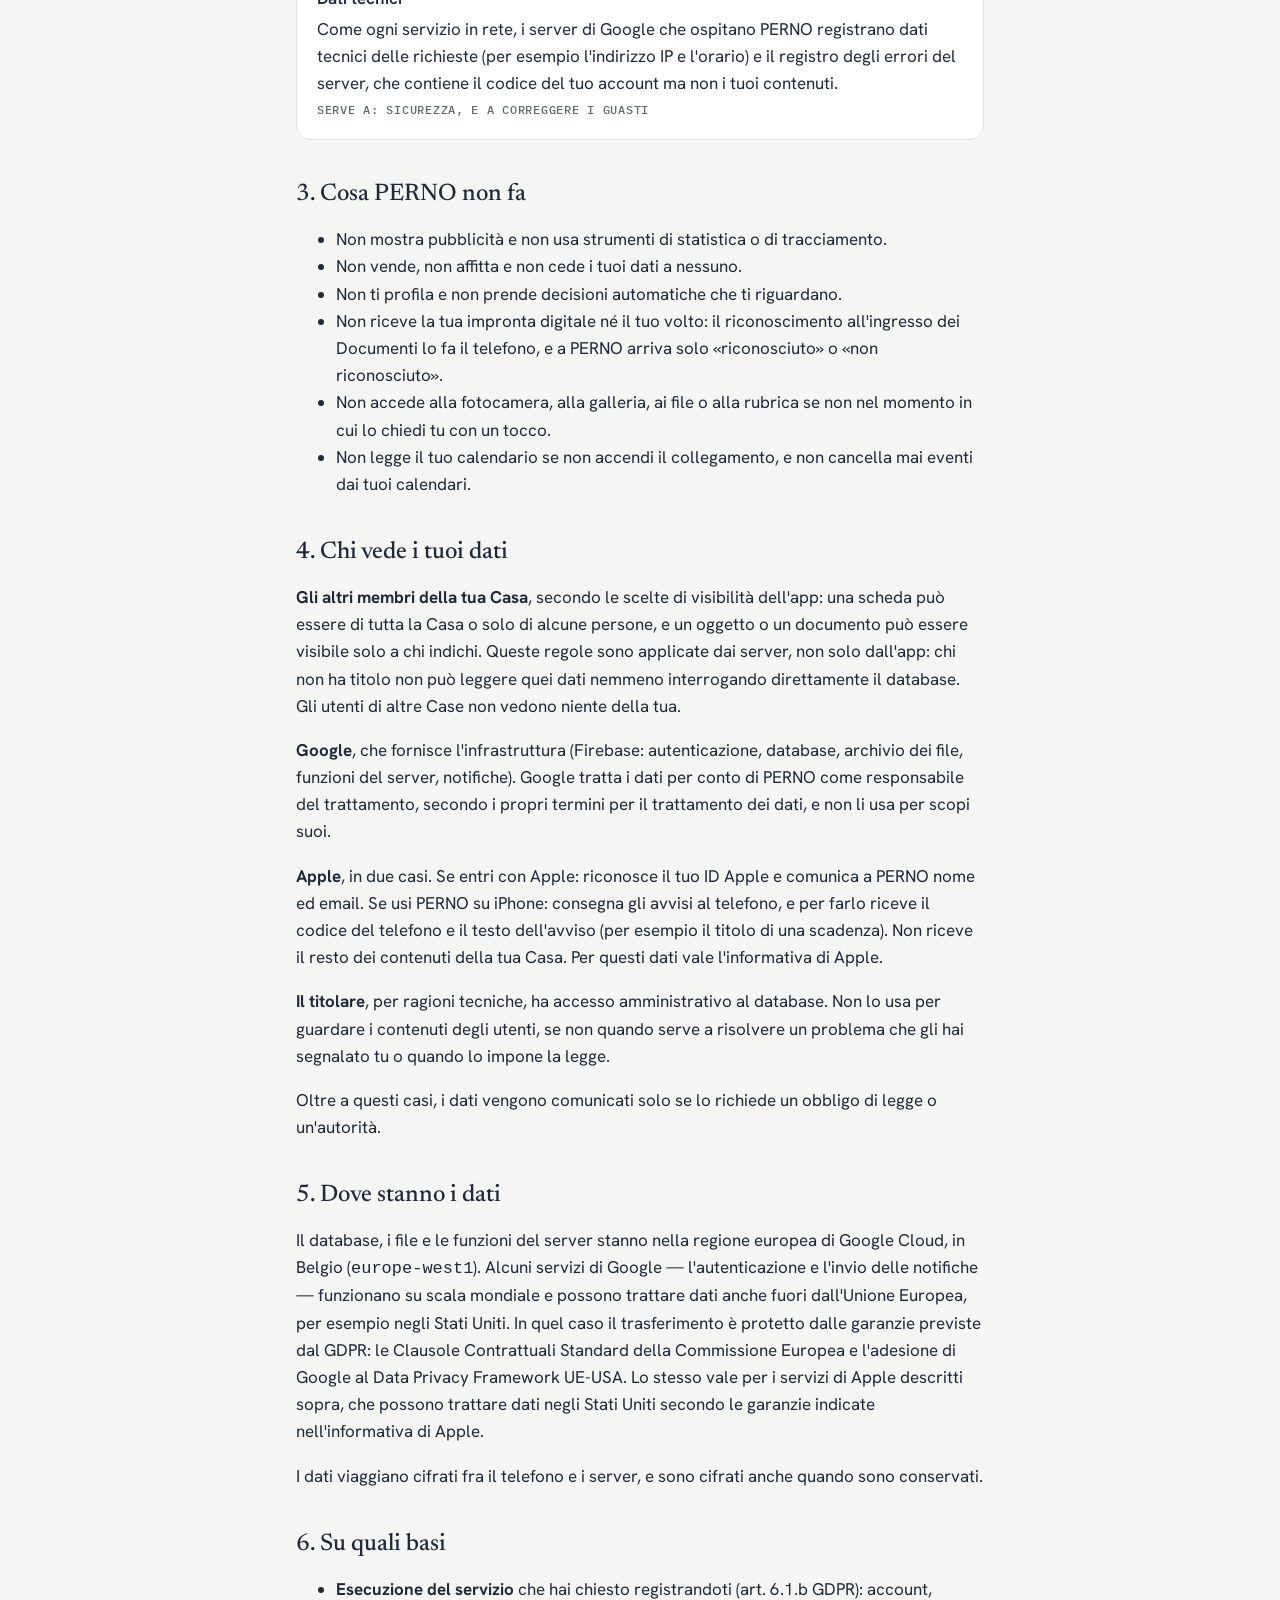
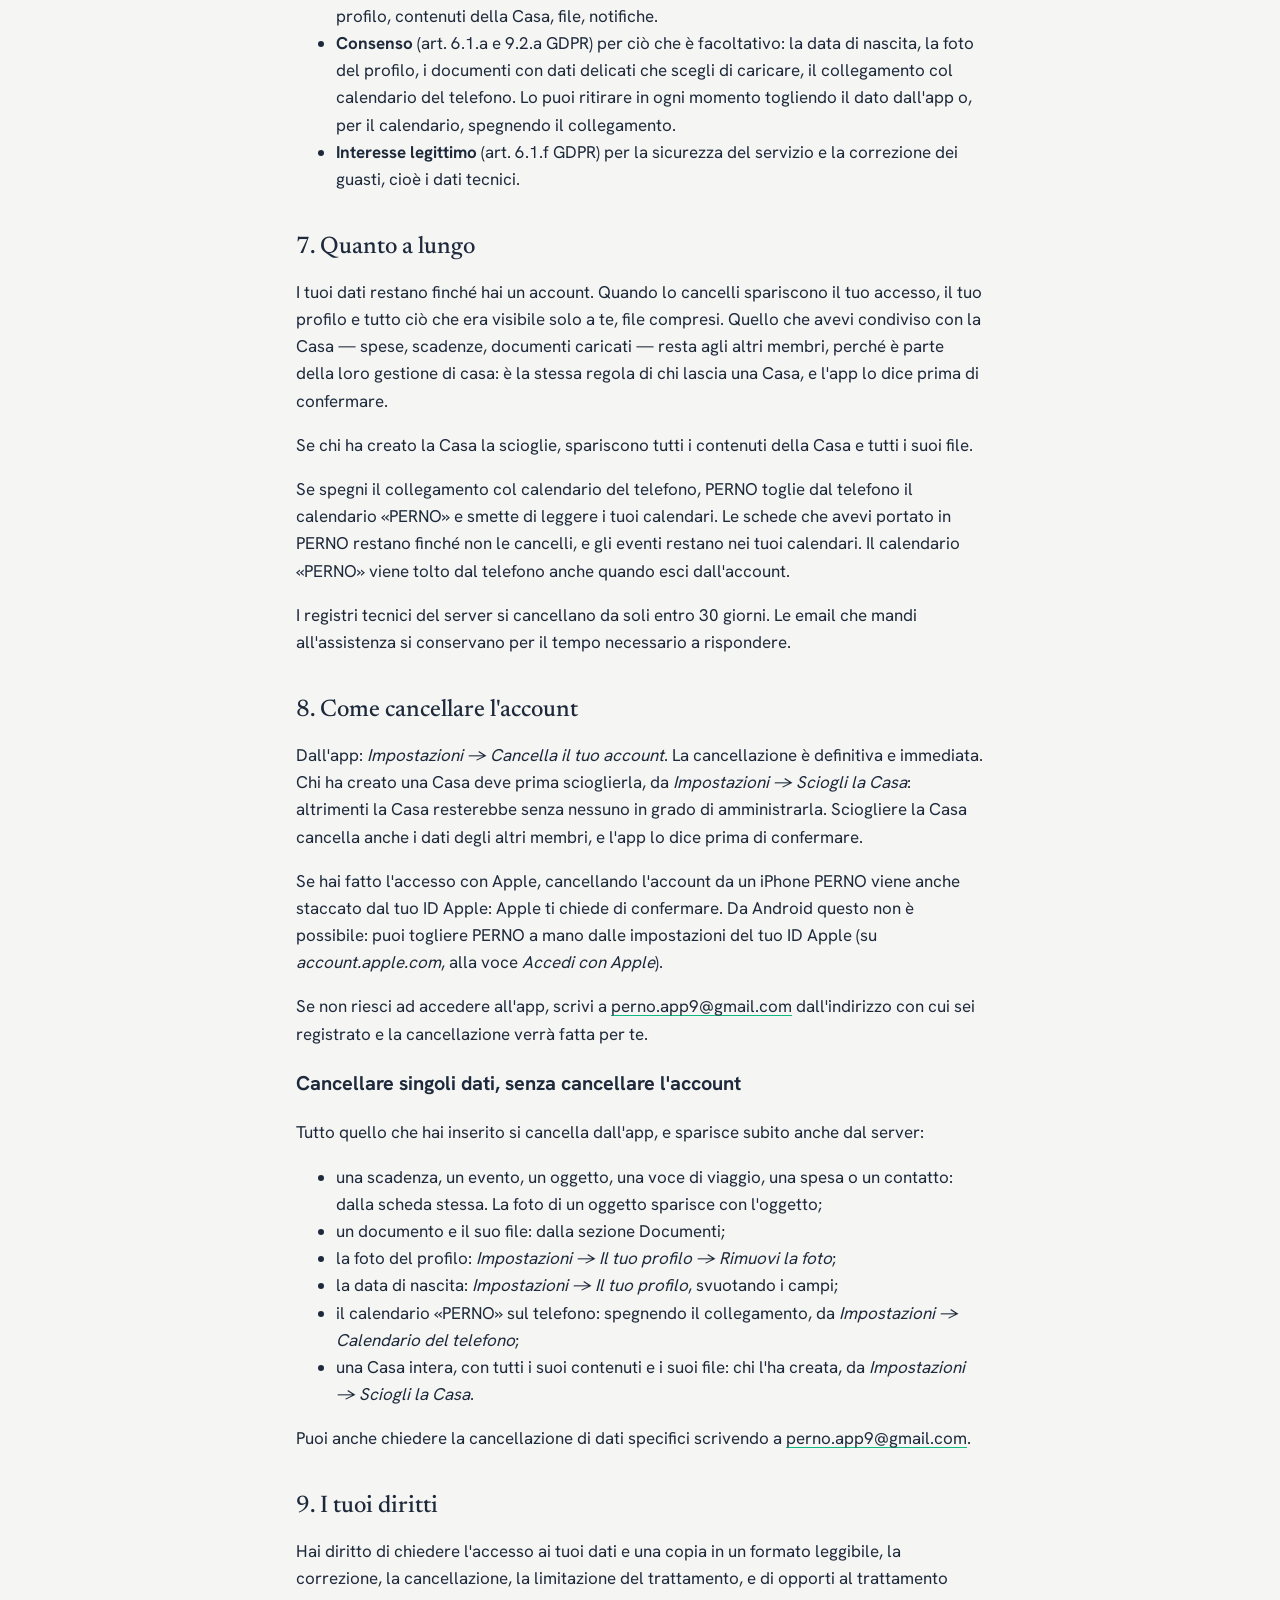
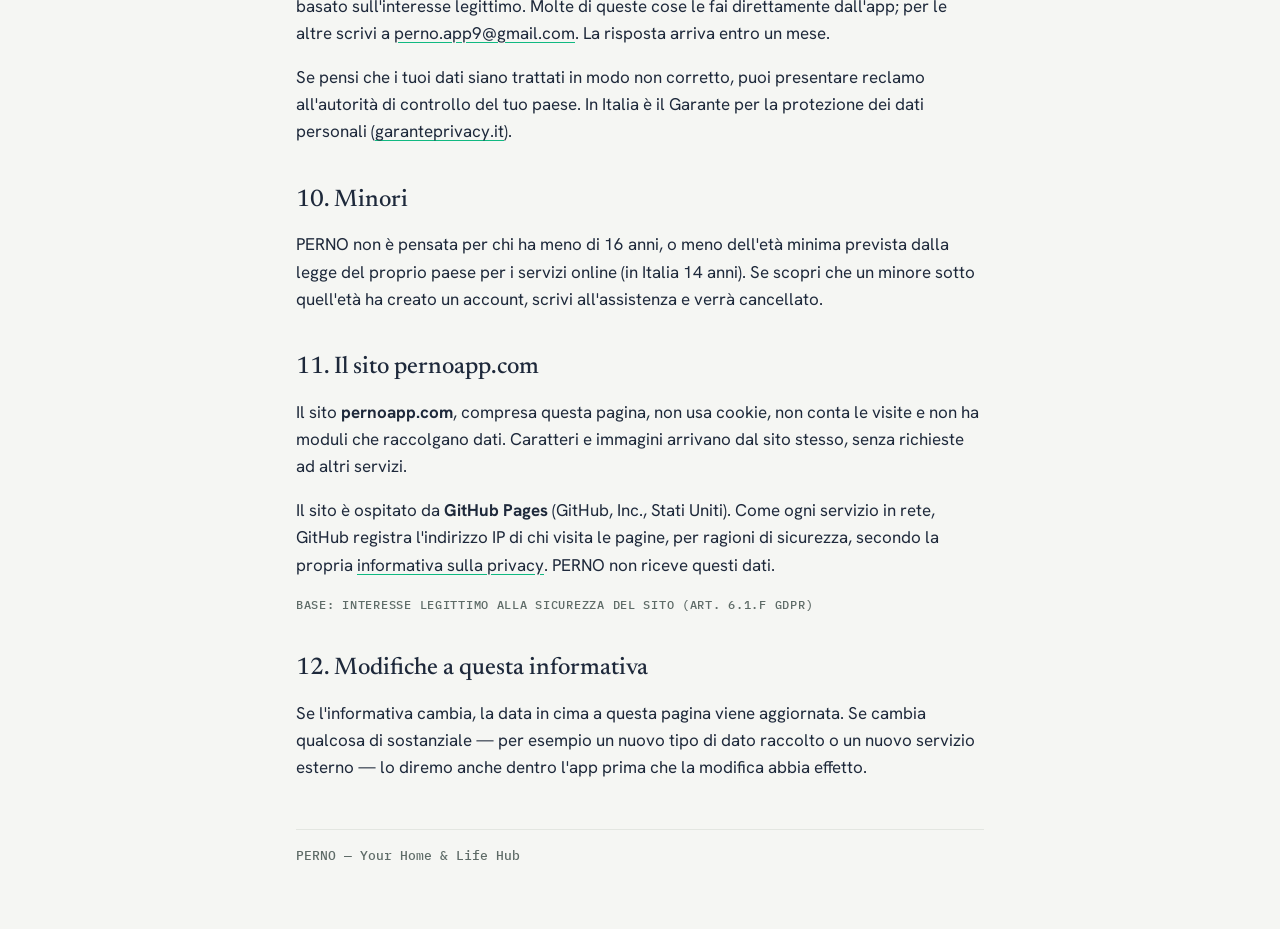
<file: privacy/index.html>
<!DOCTYPE html>
<html lang="it">
<head>
<meta charset="utf-8">
<meta name="viewport" content="width=device-width, initial-scale=1">
<title>PERNO — Informativa sulla privacy</title>
<meta name="description" content="Quali dati raccoglie PERNO, perché, dove stanno e come cancellarli.">
<link rel="icon" href="/favicon.svg" type="image/svg+xml">
<link rel="stylesheet" href="/caratteri/caratteri.css">
<style>
  :root {
    --fondo: #F5F6F3;
    --scheda: #FFFFFF;
    --incasso: #EEF1ED;
    --bordo: #E3E6E1;
    --testo: #1E293B;
    --testo-2: #5E6B67;
    --verde: #10B981;
  }
  @media (prefers-color-scheme: dark) {
    :root {
      --fondo: #0F172A;
      --scheda: #1E293B;
      --incasso: #172033;
      --bordo: #334155;
      --testo: #F8FAFC;
      --testo-2: #94A3B8;
    }
  }
  * { box-sizing: border-box; }
  body {
    margin: 0;
    background: var(--fondo);
    color: var(--testo);
    font: 400 17px/1.6 "Hanken Grotesk", system-ui, sans-serif;
  }
  main { max-width: 720px; margin: 0 auto; padding: 40px 16px 64px; }
  header { display: flex; align-items: center; gap: 12px; margin-bottom: 32px; }
  header svg { width: 36px; height: 36px; flex: none; }
  header span { font-weight: 600; letter-spacing: 0.2em; font-size: 15px; }
  h1, h2 { font-family: "Newsreader", Georgia, serif; font-weight: 500; line-height: 1.2; }
  h1 { font-size: 36px; margin: 0 0 8px; }
  h2 { font-size: 24px; margin: 40px 0 12px; }
  .meta { font: 500 13px/1.5 "IBM Plex Mono", monospace; color: var(--testo-2); margin: 0 0 32px; }
  .breve {
    background: var(--scheda); border: 1px solid var(--bordo); border-radius: 14px;
    padding: 20px 24px;
  }
  .breve ul { margin: 0; padding-left: 20px; }
  .breve li { margin: 6px 0; }
  .dato {
    background: var(--scheda); border: 1px solid var(--bordo); border-radius: 14px;
    padding: 16px 20px; margin: 12px 0;
  }
  .dato h3 { font-size: 17px; font-weight: 600; margin: 0 0 4px; }
  .dato p { margin: 4px 0; }
  .etichetta {
    font: 500 12px/1.5 "IBM Plex Mono", monospace; color: var(--testo-2);
    text-transform: uppercase; letter-spacing: 0.06em;
  }
  a { color: inherit; text-decoration-color: var(--verde); text-underline-offset: 3px; }
  footer { margin-top: 48px; padding-top: 16px; border-top: 1px solid var(--bordo);
    font: 500 13px/1.5 "IBM Plex Mono", monospace; color: var(--testo-2); }
</style>
</head>
<body>
<main>

<header>
  <svg viewBox="0 0 200 200" aria-hidden="true">
    <path d="M68 30.73A59 59 0 1 1 68 119.27Z M76 75a31 31 0 1 0 62 0a31 31 0 1 0 -62 0Z" fill="#10B981" fill-rule="evenodd"/>
    <rect x="35" y="27" width="28" height="146" rx="14" fill="currentColor"/>
  </svg>
  <span>PERNO</span>
</header>

<h1>Informativa sulla privacy</h1>
<p class="meta">Ultimo aggiornamento: 14 novembre 2026</p>

<div class="breve">
  <ul>
    <li>PERNO raccoglie solo ciò che serve a far funzionare l'app: il tuo account e quello che scrivi o carichi nella tua Casa.</li>
    <li>Niente pubblicità, niente statistiche d'uso, niente profilazione. I tuoi dati non si vendono e non si cedono a nessuno.</li>
    <li>Quello che metti in una Casa lo vedono i membri di quella Casa, secondo le scelte di visibilità che fai tu. Nessun altro utente.</li>
    <li>Il collegamento col calendario del telefono è facoltativo: PERNO legge solo i calendari che scegli tu e non cancella mai niente dai tuoi calendari.</li>
    <li>Il database e i file stanno su server in Europa (Belgio).</li>
    <li>Puoi cancellare il tuo account e i tuoi dati in qualsiasi momento, dall'app.</li>
  </ul>
</div>

<h2>1. Chi è il titolare</h2>
<p>Il titolare del trattamento dei dati è <strong>Matteo Carlo Parrotta</strong>, sviluppatore di PERNO, in Italia.</p>
<p>Per qualsiasi domanda sui tuoi dati, o per esercitare i tuoi diritti: <a href="mailto:perno.app9@gmail.com">perno.app9@gmail.com</a>. La stessa casella si raggiunge dall'app, da <em>Impostazioni → Contattaci</em>.</p>

<h2>2. Quali dati raccoglie PERNO, e perché</h2>

<div class="dato">
  <h3>Account</h3>
  <p>Indirizzo email e password, oppure i dati del tuo account Google se entri con Google (nome, email, foto del profilo Google), oppure quelli del tuo ID Apple se entri con Apple (nome ed email). La password non la vede nessuno: la conserva cifrata il servizio di autenticazione di Google.</p>
  <p>Se entri con Apple e scegli <em>Nascondi la mia email</em>, a PERNO arriva un indirizzo creato da Apple che inoltra i messaggi alla tua casella: la tua email vera PERNO non la riceve.</p>
  <p class="etichetta">Serve a: farti entrare e riconoscerti</p>
</div>

<div class="dato">
  <h3>Profilo</h3>
  <p>Il nome con cui vuoi comparire, il colore che scegli e, se vuoi, una foto. Nome, colore e foto li vedono gli altri membri della tua Casa.</p>
  <p>Se lo scrivi tu, il giorno e il mese di nascita, con l'anno facoltativo. Questa data non la vede nessun altro membro, a meno che non accenda tu la scheda del compleanno negli Eventi della Casa.</p>
  <p class="etichetta">Serve a: mostrarti agli altri membri; mandarti gli auguri e, se lo vuoi, mettere il compleanno negli Eventi</p>
</div>

<div class="dato">
  <h3>Contenuti della Casa</h3>
  <p>Quello che scrivi nelle sezioni: scadenze di manutenzione, eventi, oggetti e dove stanno, liste di viaggio, spese e come sono divise, documenti, note, la lista della spesa, le faccende di casa con i turni e chi le ha fatte. Anche la valuta e il nome della Casa.</p>
  <p class="etichetta">Serve a: è il servizio che PERNO offre</p>
</div>

<div class="dato">
  <h3>Foto e file</h3>
  <p>Le foto degli oggetti, la foto del profilo e i documenti che carichi (PDF e immagini). Un documento può contenere dati delicati, per esempio sanitari o d'identità: sei tu a decidere se caricarlo e chi della Casa lo vede. PERNO non legge il contenuto dei file e non li analizza.</p>
  <p class="etichetta">Serve a: conservarli e mostrarli a chi scegli tu</p>
</div>

<div class="dato">
  <h3>Contatti utili</h3>
  <p>La rubrica di casa contiene nome, mestiere, telefono, email e note di persone che di solito non usano PERNO: l'idraulico, l'elettricista, il veterinario. Se prendi un contatto dalla rubrica del telefono, a PERNO arrivano solo nome e numero del contatto che tocchi: l'app non legge la tua rubrica e non chiede il permesso di farlo.</p>
  <p>Inserisci in PERNO solo contatti che hai titolo di usare, come faresti su un'agenda di casa.</p>
  <p class="etichetta">Serve a: averli a portata di mano, per tutta la Casa</p>
</div>

<div class="dato">
  <h3>Calendario del telefono</h3>
  <p>Solo se accendi il collegamento col calendario del telefono (da Eventi, da Manutenzione o da <em>Impostazioni → Calendario del telefono</em>) e dai il permesso di accedere al calendario. Se non lo accendi, PERNO non legge e non scrive niente nel tuo calendario. Il collegamento è tuo: non cambia il calendario né le schede degli altri membri.</p>
  <p><strong>Da PERNO al calendario.</strong> PERNO crea sul telefono un calendario suo, chiamato «PERNO», e ci scrive le schede rivolte a te: gli eventi e, se lo scegli, le scadenze di manutenzione. Quel calendario sta solo sul telefono: non lo riceve nessun server. Su iPhone, se il telefono non ha calendari locali, PERNO lo crea nel tuo iCloud, e allora lo conserva Apple per conto tuo. Se cambi una di queste schede nel calendario, la modifica torna in PERNO.</p>
  <p><strong>Dal calendario a PERNO.</strong> Per aiutarti a scegliere, PERNO mostra sotto ogni calendario del telefono i suoi prossimi eventi: li legge sul telefono e non li manda da nessuna parte. Per proporti eventi da portare in PERNO, legge solo i calendari che scegli tu. Quelli che porti in PERNO, uno per uno o da soli se accendi «Senza chiedere», diventano normali schede degli Eventi: titolo, data, ora, note e ripetizione vengono salvati sui server di PERNO come ogni altra scheda. Il luogo, gli invitati e gli altri dettagli dell'evento non vengono portati in PERNO. Queste schede sono rivolte solo a te: gli altri membri le vedono solo se cambi tu «Rivolto a».</p>
  <p>Una scheda portata dal calendario resta legata al suo evento originale. Se cambi l'evento nel calendario, cambia anche in PERNO; se lo cancelli dal calendario, sparisce anche da PERNO. Se cambi la scheda in PERNO, PERNO modifica l'evento originale nel tuo calendario, e l'account a cui appartiene quel calendario (per esempio Google o Samsung) sincronizza la modifica come se l'avessi fatta tu. <strong>PERNO non cancella mai niente dai tuoi calendari</strong>: se cancelli la scheda in PERNO, l'evento resta nel calendario e non ti viene riproposto.</p>
  <p>Quali schede sono legate a quali eventi, e quali eventi hai scelto di ignorare, lo ricorda solo il telefono.</p>
  <p class="etichetta">Serve a: avere le tue schede nel calendario che usi già, e portare in PERNO gli eventi che scegli tu</p>
</div>

<div class="dato">
  <h3>Notifiche</h3>
  <p>Un codice che identifica il tuo telefono presso il servizio di notifiche di Google (e, su iPhone, presso quello di Apple), e l'elenco degli avvisi che hai spento da <em>Impostazioni → Avvisi</em>. Il codice viene tolto quando esci dall'account.</p>
  <p class="etichetta">Serve a: mandarti le scadenze e gli avvisi che hai scelto di ricevere</p>
</div>

<div class="dato">
  <h3>Dati tecnici</h3>
  <p>Come ogni servizio in rete, i server di Google che ospitano PERNO registrano dati tecnici delle richieste (per esempio l'indirizzo IP e l'orario) e il registro degli errori del server, che contiene il codice del tuo account ma non i tuoi contenuti.</p>
  <p class="etichetta">Serve a: sicurezza, e a correggere i guasti</p>
</div>

<h2>3. Cosa PERNO non fa</h2>
<ul>
  <li>Non mostra pubblicità e non usa strumenti di statistica o di tracciamento.</li>
  <li>Non vende, non affitta e non cede i tuoi dati a nessuno.</li>
  <li>Non ti profila e non prende decisioni automatiche che ti riguardano.</li>
  <li>Non riceve la tua impronta digitale né il tuo volto: il riconoscimento all'ingresso dei Documenti lo fa il telefono, e a PERNO arriva solo «riconosciuto» o «non riconosciuto».</li>
  <li>Non accede alla fotocamera, alla galleria, ai file o alla rubrica se non nel momento in cui lo chiedi tu con un tocco.</li>
  <li>Non legge il tuo calendario se non accendi il collegamento, e non cancella mai eventi dai tuoi calendari.</li>
</ul>

<h2>4. Chi vede i tuoi dati</h2>
<p><strong>Gli altri membri della tua Casa</strong>, secondo le scelte di visibilità dell'app: una scheda può essere di tutta la Casa o solo di alcune persone, e un oggetto o un documento può essere visibile solo a chi indichi. Queste regole sono applicate dai server, non solo dall'app: chi non ha titolo non può leggere quei dati nemmeno interrogando direttamente il database. Gli utenti di altre Case non vedono niente della tua.</p>
<p><strong>Google</strong>, che fornisce l'infrastruttura (Firebase: autenticazione, database, archivio dei file, funzioni del server, notifiche). Google tratta i dati per conto di PERNO come responsabile del trattamento, secondo i propri termini per il trattamento dei dati, e non li usa per scopi suoi.</p>
<p><strong>Apple</strong>, in due casi. Se entri con Apple: riconosce il tuo ID Apple e comunica a PERNO nome ed email. Se usi PERNO su iPhone: consegna gli avvisi al telefono, e per farlo riceve il codice del telefono e il testo dell'avviso (per esempio il titolo di una scadenza). Non riceve il resto dei contenuti della tua Casa. Per questi dati vale l'informativa di Apple.</p>
<p><strong>Il titolare</strong>, per ragioni tecniche, ha accesso amministrativo al database. Non lo usa per guardare i contenuti degli utenti, se non quando serve a risolvere un problema che gli hai segnalato tu o quando lo impone la legge.</p>
<p>Oltre a questi casi, i dati vengono comunicati solo se lo richiede un obbligo di legge o un'autorità.</p>

<h2>5. Dove stanno i dati</h2>
<p>Il database, i file e le funzioni del server stanno nella regione europea di Google Cloud, in Belgio (<code>europe-west1</code>). Alcuni servizi di Google — l'autenticazione e l'invio delle notifiche — funzionano su scala mondiale e possono trattare dati anche fuori dall'Unione Europea, per esempio negli Stati Uniti. In quel caso il trasferimento è protetto dalle garanzie previste dal GDPR: le Clausole Contrattuali Standard della Commissione Europea e l'adesione di Google al Data Privacy Framework UE-USA. Lo stesso vale per i servizi di Apple descritti sopra, che possono trattare dati negli Stati Uniti secondo le garanzie indicate nell'informativa di Apple.</p>
<p>I dati viaggiano cifrati fra il telefono e i server, e sono cifrati anche quando sono conservati.</p>

<h2>6. Su quali basi</h2>
<ul>
  <li><strong>Esecuzione del servizio</strong> che hai chiesto registrandoti (art. 6.1.b GDPR): account, profilo, contenuti della Casa, file, notifiche.</li>
  <li><strong>Consenso</strong> (art. 6.1.a e 9.2.a GDPR) per ciò che è facoltativo: la data di nascita, la foto del profilo, i documenti con dati delicati che scegli di caricare, il collegamento col calendario del telefono. Lo puoi ritirare in ogni momento togliendo il dato dall'app o, per il calendario, spegnendo il collegamento.</li>
  <li><strong>Interesse legittimo</strong> (art. 6.1.f GDPR) per la sicurezza del servizio e la correzione dei guasti, cioè i dati tecnici.</li>
</ul>

<h2>7. Quanto a lungo</h2>
<p>I tuoi dati restano finché hai un account. Quando lo cancelli spariscono il tuo accesso, il tuo profilo e tutto ciò che era visibile solo a te, file compresi. Quello che avevi condiviso con la Casa — spese, scadenze, documenti caricati — resta agli altri membri, perché è parte della loro gestione di casa: è la stessa regola di chi lascia una Casa, e l'app lo dice prima di confermare.</p>
<p>Se chi ha creato la Casa la scioglie, spariscono tutti i contenuti della Casa e tutti i suoi file.</p>
<p>Se spegni il collegamento col calendario del telefono, PERNO toglie dal telefono il calendario «PERNO» e smette di leggere i tuoi calendari. Le schede che avevi portato in PERNO restano finché non le cancelli, e gli eventi restano nei tuoi calendari. Il calendario «PERNO» viene tolto dal telefono anche quando esci dall'account.</p>
<p>I registri tecnici del server si cancellano da soli entro 30 giorni. Le email che mandi all'assistenza si conservano per il tempo necessario a rispondere.</p>

<h2 id="cancellare-account">8. Come cancellare l'account</h2>
<p>Dall'app: <em>Impostazioni → Cancella il tuo account</em>. La cancellazione è definitiva e immediata. Chi ha creato una Casa deve prima scioglierla, da <em>Impostazioni → Sciogli la Casa</em>: altrimenti la Casa resterebbe senza nessuno in grado di amministrarla. Sciogliere la Casa cancella anche i dati degli altri membri, e l'app lo dice prima di confermare.</p>
<p>Se hai fatto l'accesso con Apple, cancellando l'account da un iPhone PERNO viene anche staccato dal tuo ID Apple: Apple ti chiede di confermare. Da Android questo non è possibile: puoi togliere PERNO a mano dalle impostazioni del tuo ID Apple (su <em>account.apple.com</em>, alla voce <em>Accedi con Apple</em>).</p>
<p>Se non riesci ad accedere all'app, scrivi a <a href="mailto:perno.app9@gmail.com">perno.app9@gmail.com</a> dall'indirizzo con cui sei registrato e la cancellazione verrà fatta per te.</p>

<h3 id="cancellare-dati">Cancellare singoli dati, senza cancellare l'account</h3>
<p>Tutto quello che hai inserito si cancella dall'app, e sparisce subito anche dal server:</p>
<ul>
  <li>una scadenza, un evento, un oggetto, una voce di viaggio, una spesa o un contatto: dalla scheda stessa. La foto di un oggetto sparisce con l'oggetto;</li>
  <li>un documento e il suo file: dalla sezione Documenti;</li>
  <li>la foto del profilo: <em>Impostazioni → Il tuo profilo → Rimuovi la foto</em>;</li>
  <li>la data di nascita: <em>Impostazioni → Il tuo profilo</em>, svuotando i campi;</li>
  <li>il calendario «PERNO» sul telefono: spegnendo il collegamento, da <em>Impostazioni → Calendario del telefono</em>;</li>
  <li>una Casa intera, con tutti i suoi contenuti e i suoi file: chi l'ha creata, da <em>Impostazioni → Sciogli la Casa</em>.</li>
</ul>
<p>Puoi anche chiedere la cancellazione di dati specifici scrivendo a <a href="mailto:perno.app9@gmail.com">perno.app9@gmail.com</a>.</p>

<h2>9. I tuoi diritti</h2>
<p>Hai diritto di chiedere l'accesso ai tuoi dati e una copia in un formato leggibile, la correzione, la cancellazione, la limitazione del trattamento, e di opporti al trattamento basato sull'interesse legittimo. Molte di queste cose le fai direttamente dall'app; per le altre scrivi a <a href="mailto:perno.app9@gmail.com">perno.app9@gmail.com</a>. La risposta arriva entro un mese.</p>
<p>Se pensi che i tuoi dati siano trattati in modo non corretto, puoi presentare reclamo all'autorità di controllo del tuo paese. In Italia è il Garante per la protezione dei dati personali (<a href="https://www.garanteprivacy.it">garanteprivacy.it</a>).</p>

<h2>10. Minori</h2>
<p>PERNO non è pensata per chi ha meno di 16 anni, o meno dell'età minima prevista dalla legge del proprio paese per i servizi online (in Italia 14 anni). Se scopri che un minore sotto quell'età ha creato un account, scrivi all'assistenza e verrà cancellato.</p>

<h2 id="sito">11. Il sito pernoapp.com</h2>
<p>Il sito <strong>pernoapp.com</strong>, compresa questa pagina, non usa cookie, non conta le visite e non ha moduli che raccolgano dati. Caratteri e immagini arrivano dal sito stesso, senza richieste ad altri servizi.</p>
<p>Il sito è ospitato da <strong>GitHub Pages</strong> (GitHub, Inc., Stati Uniti). Come ogni servizio in rete, GitHub registra l'indirizzo IP di chi visita le pagine, per ragioni di sicurezza, secondo la propria <a href="https://docs.github.com/en/site-policy/privacy-policies/github-general-privacy-statement">informativa sulla privacy</a>. PERNO non riceve questi dati.</p>
<p class="etichetta">Base: interesse legittimo alla sicurezza del sito (art. 6.1.f GDPR)</p>

<h2>12. Modifiche a questa informativa</h2>
<p>Se l'informativa cambia, la data in cima a questa pagina viene aggiornata. Se cambia qualcosa di sostanziale — per esempio un nuovo tipo di dato raccolto o un nuovo servizio esterno — lo diremo anche dentro l'app prima che la modifica abbia effetto.</p>

<footer>PERNO — Your Home &amp; Life Hub</footer>

</main>
</body>
</html>
</file>
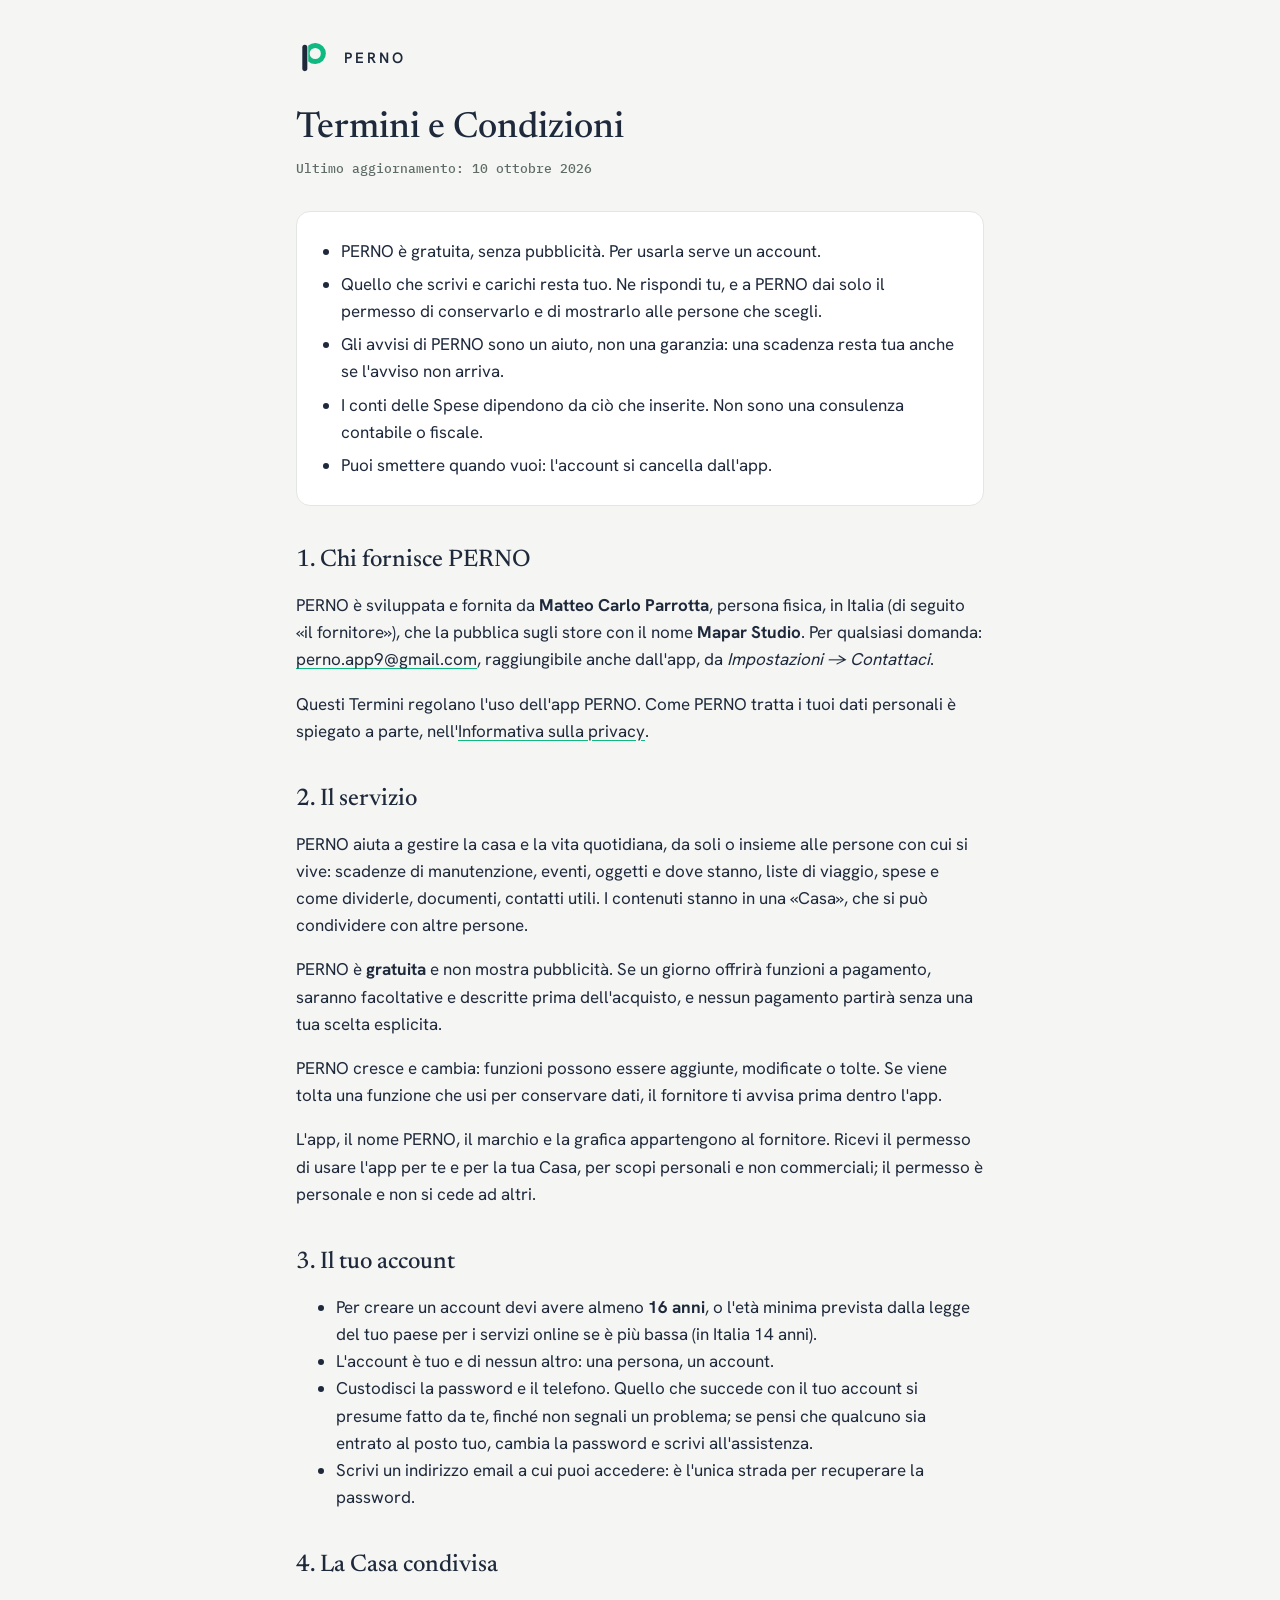
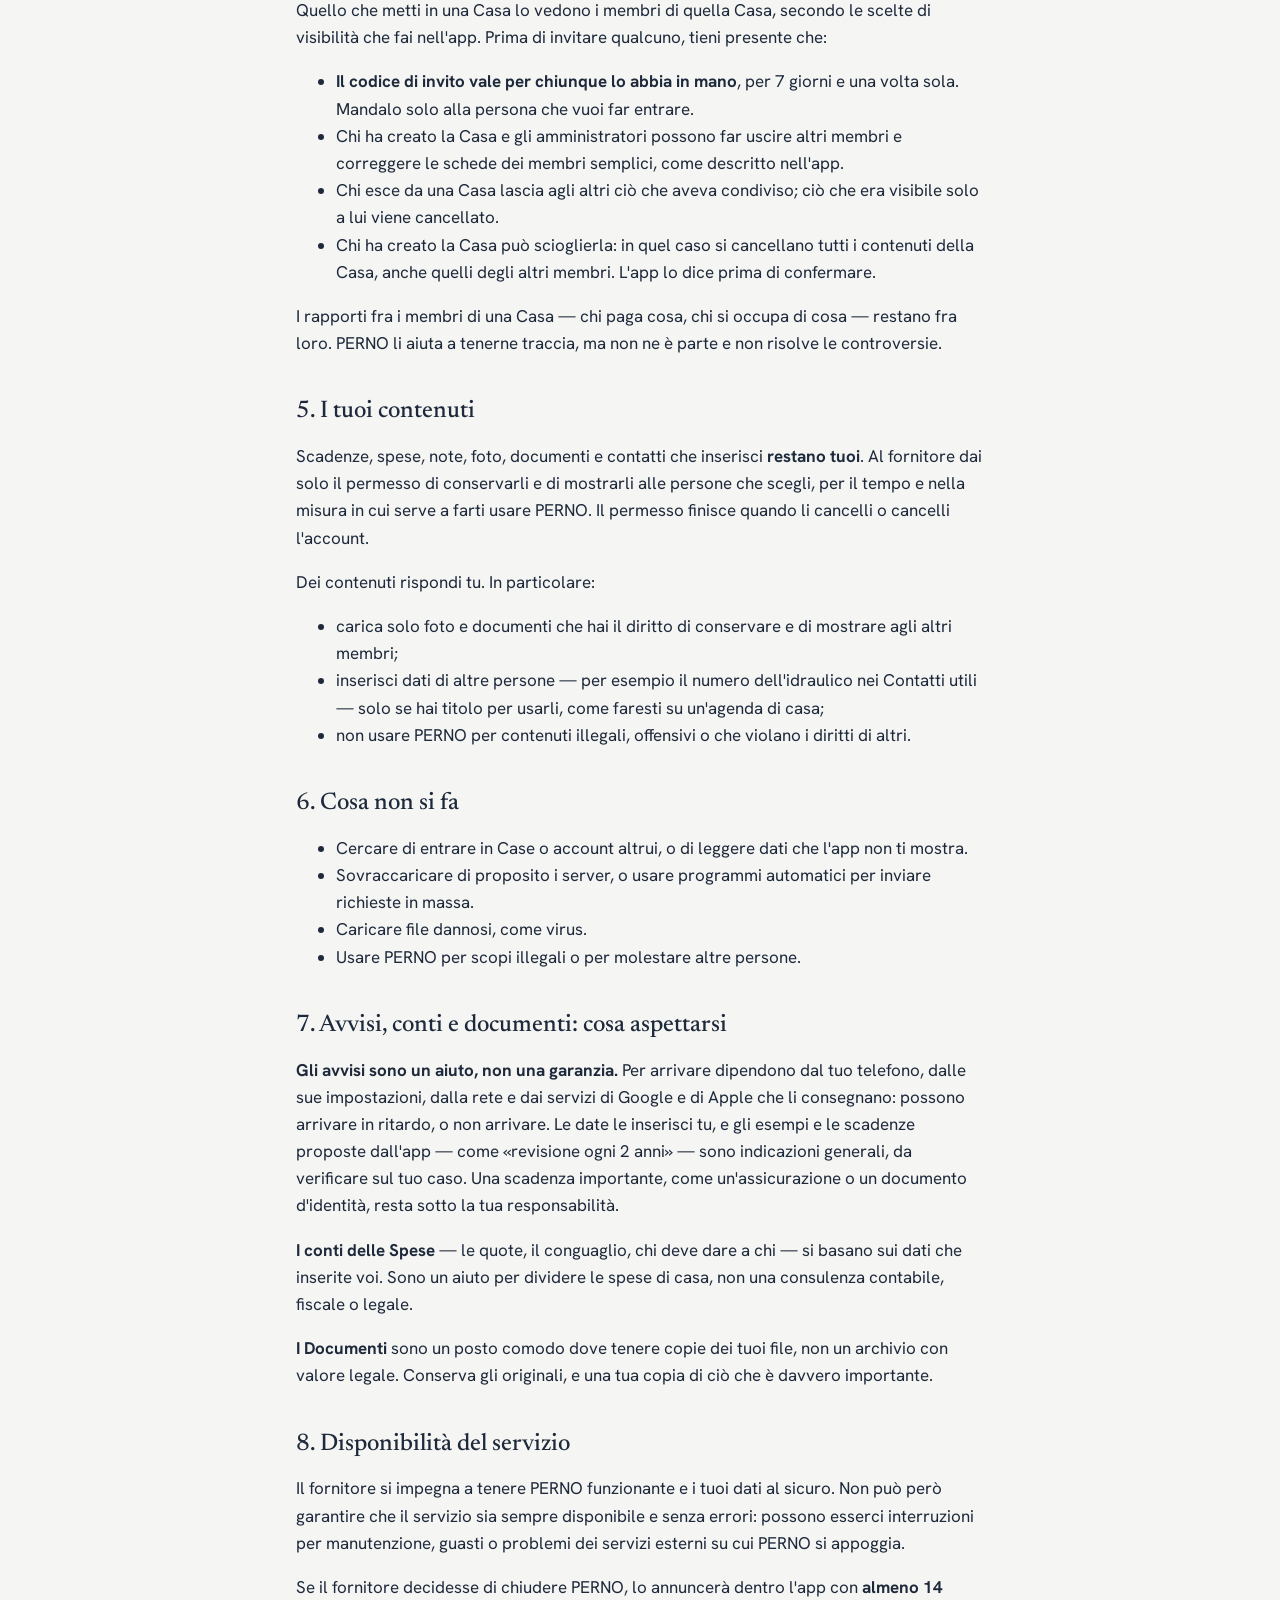
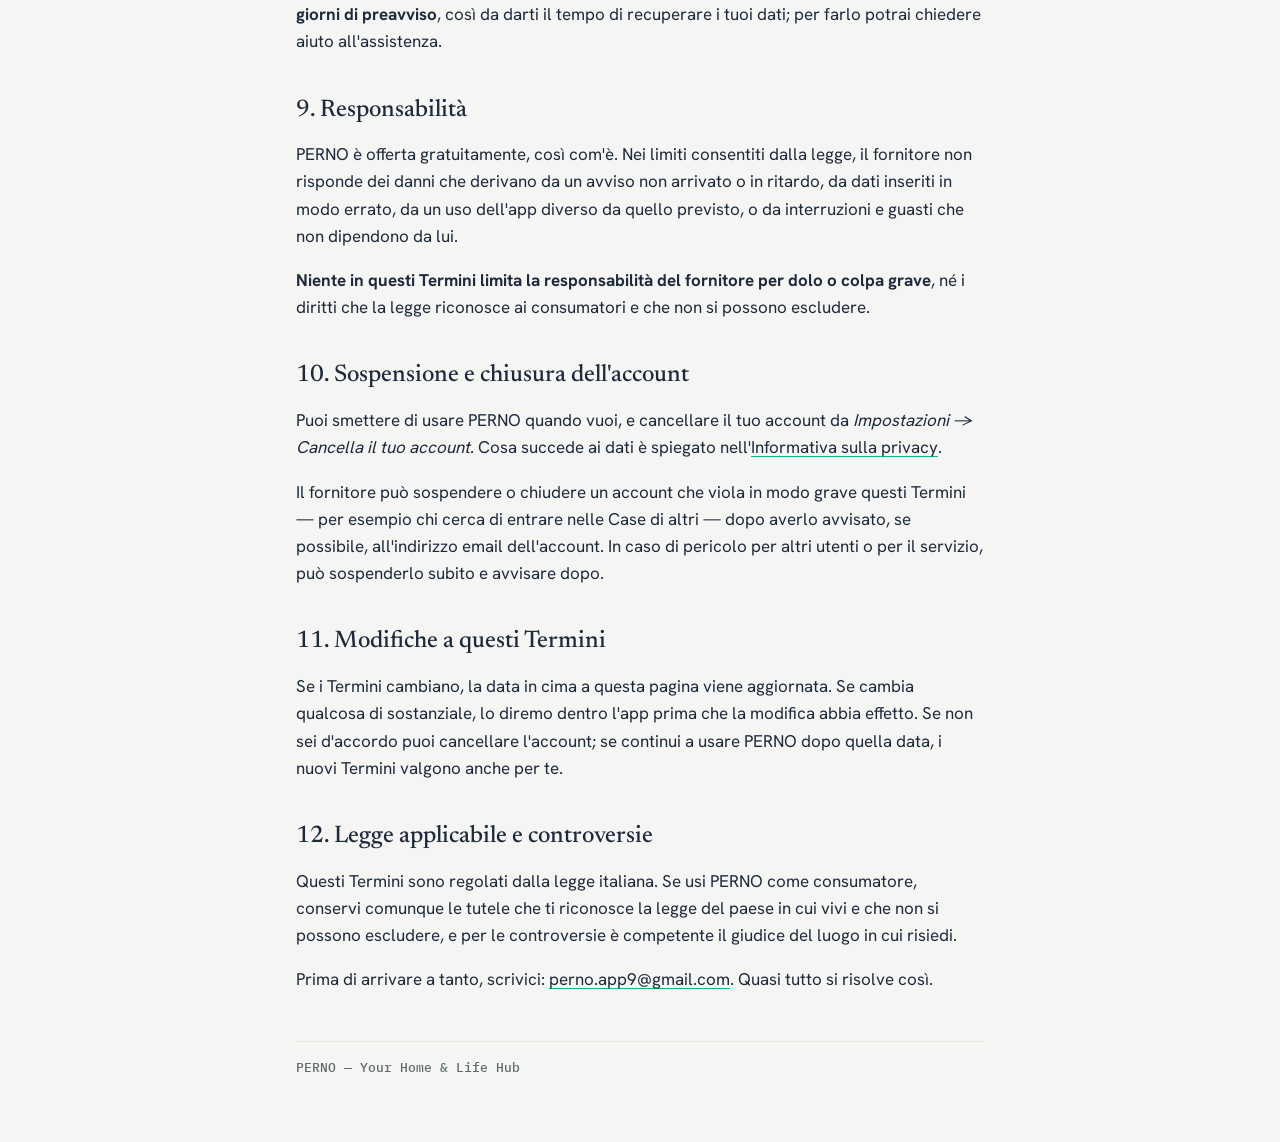
<file: termini/index.html>
<!DOCTYPE html>
<html lang="it">
<head>
<meta charset="utf-8">
<meta name="viewport" content="width=device-width, initial-scale=1">
<title>PERNO — Termini e Condizioni</title>
<meta name="description" content="Le regole per usare PERNO: cosa offre, cosa ti chiede, e dove finisce la sua responsabilità.">
<link rel="icon" href="/favicon.svg" type="image/svg+xml">
<link rel="stylesheet" href="/caratteri/caratteri.css">
<style>
  :root {
    --fondo: #F5F6F3;
    --scheda: #FFFFFF;
    --bordo: #E3E6E1;
    --testo: #1E293B;
    --testo-2: #5E6B67;
    --verde: #10B981;
  }
  @media (prefers-color-scheme: dark) {
    :root {
      --fondo: #0F172A;
      --scheda: #1E293B;
      --bordo: #334155;
      --testo: #F8FAFC;
      --testo-2: #94A3B8;
    }
  }
  * { box-sizing: border-box; }
  body {
    margin: 0;
    background: var(--fondo);
    color: var(--testo);
    font: 400 17px/1.6 "Hanken Grotesk", system-ui, sans-serif;
  }
  main { max-width: 720px; margin: 0 auto; padding: 40px 16px 64px; }
  header { display: flex; align-items: center; gap: 12px; margin-bottom: 32px; }
  header svg { width: 36px; height: 36px; flex: none; }
  header span { font-weight: 600; letter-spacing: 0.2em; font-size: 15px; }
  h1, h2 { font-family: "Newsreader", Georgia, serif; font-weight: 500; line-height: 1.2; }
  h1 { font-size: 36px; margin: 0 0 8px; }
  h2 { font-size: 24px; margin: 40px 0 12px; }
  .meta { font: 500 13px/1.5 "IBM Plex Mono", monospace; color: var(--testo-2); margin: 0 0 32px; }
  .breve {
    background: var(--scheda); border: 1px solid var(--bordo); border-radius: 14px;
    padding: 20px 24px;
  }
  .breve ul { margin: 0; padding-left: 20px; }
  .breve li { margin: 6px 0; }
  a { color: inherit; text-decoration-color: var(--verde); text-underline-offset: 3px; }
  footer { margin-top: 48px; padding-top: 16px; border-top: 1px solid var(--bordo);
    font: 500 13px/1.5 "IBM Plex Mono", monospace; color: var(--testo-2); }
</style>
</head>
<body>
<main>

<header>
  <svg viewBox="0 0 200 200" aria-hidden="true">
    <path d="M68 30.73A59 59 0 1 1 68 119.27Z M76 75a31 31 0 1 0 62 0a31 31 0 1 0 -62 0Z" fill="#10B981" fill-rule="evenodd"/>
    <rect x="35" y="27" width="28" height="146" rx="14" fill="currentColor"/>
  </svg>
  <span>PERNO</span>
</header>

<h1>Termini e Condizioni</h1>
<p class="meta">Ultimo aggiornamento: 10 ottobre 2026</p>

<div class="breve">
  <ul>
    <li>PERNO è gratuita, senza pubblicità. Per usarla serve un account.</li>
    <li>Quello che scrivi e carichi resta tuo. Ne rispondi tu, e a PERNO dai solo il permesso di conservarlo e di mostrarlo alle persone che scegli.</li>
    <li>Gli avvisi di PERNO sono un aiuto, non una garanzia: una scadenza resta tua anche se l'avviso non arriva.</li>
    <li>I conti delle Spese dipendono da ciò che inserite. Non sono una consulenza contabile o fiscale.</li>
    <li>Puoi smettere quando vuoi: l'account si cancella dall'app.</li>
  </ul>
</div>

<h2>1. Chi fornisce PERNO</h2>
<p>PERNO è sviluppata e fornita da <strong>Matteo Carlo Parrotta</strong>, persona fisica, in Italia (di seguito «il fornitore»), che la pubblica sugli store con il nome <strong>Mapar Studio</strong>. Per qualsiasi domanda: <a href="mailto:perno.app9@gmail.com">perno.app9@gmail.com</a>, raggiungibile anche dall'app, da <em>Impostazioni → Contattaci</em>.</p>
<p>Questi Termini regolano l'uso dell'app PERNO. Come PERNO tratta i tuoi dati personali è spiegato a parte, nell'<a href="../privacy/">Informativa sulla privacy</a>.</p>

<h2>2. Il servizio</h2>
<p>PERNO aiuta a gestire la casa e la vita quotidiana, da soli o insieme alle persone con cui si vive: scadenze di manutenzione, eventi, oggetti e dove stanno, liste di viaggio, spese e come dividerle, documenti, contatti utili. I contenuti stanno in una «Casa», che si può condividere con altre persone.</p>
<p>PERNO è <strong>gratuita</strong> e non mostra pubblicità. Se un giorno offrirà funzioni a pagamento, saranno facoltative e descritte prima dell'acquisto, e nessun pagamento partirà senza una tua scelta esplicita.</p>
<p>PERNO cresce e cambia: funzioni possono essere aggiunte, modificate o tolte. Se viene tolta una funzione che usi per conservare dati, il fornitore ti avvisa prima dentro l'app.</p>
<p>L'app, il nome PERNO, il marchio e la grafica appartengono al fornitore. Ricevi il permesso di usare l'app per te e per la tua Casa, per scopi personali e non commerciali; il permesso è personale e non si cede ad altri.</p>

<h2>3. Il tuo account</h2>
<ul>
  <li>Per creare un account devi avere almeno <strong>16 anni</strong>, o l'età minima prevista dalla legge del tuo paese per i servizi online se è più bassa (in Italia 14 anni).</li>
  <li>L'account è tuo e di nessun altro: una persona, un account.</li>
  <li>Custodisci la password e il telefono. Quello che succede con il tuo account si presume fatto da te, finché non segnali un problema; se pensi che qualcuno sia entrato al posto tuo, cambia la password e scrivi all'assistenza.</li>
  <li>Scrivi un indirizzo email a cui puoi accedere: è l'unica strada per recuperare la password.</li>
</ul>

<h2>4. La Casa condivisa</h2>
<p>Quello che metti in una Casa lo vedono i membri di quella Casa, secondo le scelte di visibilità che fai nell'app. Prima di invitare qualcuno, tieni presente che:</p>
<ul>
  <li><strong>Il codice di invito vale per chiunque lo abbia in mano</strong>, per 7 giorni e una volta sola. Mandalo solo alla persona che vuoi far entrare.</li>
  <li>Chi ha creato la Casa e gli amministratori possono far uscire altri membri e correggere le schede dei membri semplici, come descritto nell'app.</li>
  <li>Chi esce da una Casa lascia agli altri ciò che aveva condiviso; ciò che era visibile solo a lui viene cancellato.</li>
  <li>Chi ha creato la Casa può scioglierla: in quel caso si cancellano tutti i contenuti della Casa, anche quelli degli altri membri. L'app lo dice prima di confermare.</li>
</ul>
<p>I rapporti fra i membri di una Casa — chi paga cosa, chi si occupa di cosa — restano fra loro. PERNO li aiuta a tenerne traccia, ma non ne è parte e non risolve le controversie.</p>

<h2>5. I tuoi contenuti</h2>
<p>Scadenze, spese, note, foto, documenti e contatti che inserisci <strong>restano tuoi</strong>. Al fornitore dai solo il permesso di conservarli e di mostrarli alle persone che scegli, per il tempo e nella misura in cui serve a farti usare PERNO. Il permesso finisce quando li cancelli o cancelli l'account.</p>
<p>Dei contenuti rispondi tu. In particolare:</p>
<ul>
  <li>carica solo foto e documenti che hai il diritto di conservare e di mostrare agli altri membri;</li>
  <li>inserisci dati di altre persone — per esempio il numero dell'idraulico nei Contatti utili — solo se hai titolo per usarli, come faresti su un'agenda di casa;</li>
  <li>non usare PERNO per contenuti illegali, offensivi o che violano i diritti di altri.</li>
</ul>

<h2>6. Cosa non si fa</h2>
<ul>
  <li>Cercare di entrare in Case o account altrui, o di leggere dati che l'app non ti mostra.</li>
  <li>Sovraccaricare di proposito i server, o usare programmi automatici per inviare richieste in massa.</li>
  <li>Caricare file dannosi, come virus.</li>
  <li>Usare PERNO per scopi illegali o per molestare altre persone.</li>
</ul>

<h2>7. Avvisi, conti e documenti: cosa aspettarsi</h2>
<p><strong>Gli avvisi sono un aiuto, non una garanzia.</strong> Per arrivare dipendono dal tuo telefono, dalle sue impostazioni, dalla rete e dai servizi di Google e di Apple che li consegnano: possono arrivare in ritardo, o non arrivare. Le date le inserisci tu, e gli esempi e le scadenze proposte dall'app — come «revisione ogni 2 anni» — sono indicazioni generali, da verificare sul tuo caso. Una scadenza importante, come un'assicurazione o un documento d'identità, resta sotto la tua responsabilità.</p>
<p><strong>I conti delle Spese</strong> — le quote, il conguaglio, chi deve dare a chi — si basano sui dati che inserite voi. Sono un aiuto per dividere le spese di casa, non una consulenza contabile, fiscale o legale.</p>
<p><strong>I Documenti</strong> sono un posto comodo dove tenere copie dei tuoi file, non un archivio con valore legale. Conserva gli originali, e una tua copia di ciò che è davvero importante.</p>

<h2>8. Disponibilità del servizio</h2>
<p>Il fornitore si impegna a tenere PERNO funzionante e i tuoi dati al sicuro. Non può però garantire che il servizio sia sempre disponibile e senza errori: possono esserci interruzioni per manutenzione, guasti o problemi dei servizi esterni su cui PERNO si appoggia.</p>
<p>Se il fornitore decidesse di chiudere PERNO, lo annuncerà dentro l'app con <strong>almeno 14 giorni di preavviso</strong>, così da darti il tempo di recuperare i tuoi dati; per farlo potrai chiedere aiuto all'assistenza.</p>

<h2>9. Responsabilità</h2>
<p>PERNO è offerta gratuitamente, così com'è. Nei limiti consentiti dalla legge, il fornitore non risponde dei danni che derivano da un avviso non arrivato o in ritardo, da dati inseriti in modo errato, da un uso dell'app diverso da quello previsto, o da interruzioni e guasti che non dipendono da lui.</p>
<p><strong>Niente in questi Termini limita la responsabilità del fornitore per dolo o colpa grave</strong>, né i diritti che la legge riconosce ai consumatori e che non si possono escludere.</p>

<h2>10. Sospensione e chiusura dell'account</h2>
<p>Puoi smettere di usare PERNO quando vuoi, e cancellare il tuo account da <em>Impostazioni → Cancella il tuo account</em>. Cosa succede ai dati è spiegato nell'<a href="../privacy/#cancellare-account">Informativa sulla privacy</a>.</p>
<p>Il fornitore può sospendere o chiudere un account che viola in modo grave questi Termini — per esempio chi cerca di entrare nelle Case di altri — dopo averlo avvisato, se possibile, all'indirizzo email dell'account. In caso di pericolo per altri utenti o per il servizio, può sospenderlo subito e avvisare dopo.</p>

<h2>11. Modifiche a questi Termini</h2>
<p>Se i Termini cambiano, la data in cima a questa pagina viene aggiornata. Se cambia qualcosa di sostanziale, lo diremo dentro l'app prima che la modifica abbia effetto. Se non sei d'accordo puoi cancellare l'account; se continui a usare PERNO dopo quella data, i nuovi Termini valgono anche per te.</p>

<h2>12. Legge applicabile e controversie</h2>
<p>Questi Termini sono regolati dalla legge italiana. Se usi PERNO come consumatore, conservi comunque le tutele che ti riconosce la legge del paese in cui vivi e che non si possono escludere, e per le controversie è competente il giudice del luogo in cui risiedi.</p>
<p>Prima di arrivare a tanto, scrivici: <a href="mailto:perno.app9@gmail.com">perno.app9@gmail.com</a>. Quasi tutto si risolve così.</p>

<footer>PERNO — Your Home &amp; Life Hub</footer>

</main>
</body>
</html>
</file>
<file: caratteri/caratteri.css>
/* I caratteri di PERNO, serviti dal sito stesso: nessuna richiesta a Google o ad altri.
   Sono gli stessi file dell'app (app/assets/fonts), ridotti ai caratteri latini.
   Licenza SIL Open Font License: vedi i file OFL-*.txt in questa cartella. */
@font-face {
  font-family: "Newsreader";
  src: url("/caratteri/newsreader.woff") format("woff");
  font-weight: 200 800;
  font-style: normal;
  font-display: swap;
}
@font-face {
  font-family: "Hanken Grotesk";
  src: url("/caratteri/hanken-grotesk.woff") format("woff");
  font-weight: 100 900;
  font-style: normal;
  font-display: swap;
}
@font-face {
  font-family: "IBM Plex Mono";
  src: url("/caratteri/ibm-plex-mono-500.woff") format("woff");
  font-weight: 500;
  font-style: normal;
  font-display: swap;
}
</file>
<file: stile.css>
/* Sito di PERNO — pagina principale. Colori e caratteri dell'app (PRD §6.3). */
:root {
  --fondo: #F5F6F3;
  --scheda: #FFFFFF;
  --incasso: #EEF1ED;
  --bordo: #E3E6E1;
  --testo: #1E293B;
  --testo-2: #5E6B67;
  --tratto: #1E293B;
  --verde: #10B981;
  --verde-testo: #0E9F6E;
  --verde-fondo: #DDF3EA;
  --verde-scuro: #047857;
  --ambra: #F59E0B;
  --cornice: #0F172A;
  --notte: #1E293B;
  --ombra: 0 24px 48px -28px rgba(15, 23, 42, 0.45);
}
@media (prefers-color-scheme: dark) {
  :root {
    --fondo: #0F172A;
    --scheda: #1E293B;
    --incasso: #172033;
    --bordo: #334155;
    --testo: #F8FAFC;
    --testo-2: #94A3B8;
    --tratto: #E2E8F0;
    --verde-testo: #34D399;
    --verde-fondo: #10372C;
    --verde-scuro: #6EE7B7;
    --cornice: #334155;
    --notte: #0B1222;
    --ombra: 0 24px 48px -28px rgba(0, 0, 0, 0.8);
  }
}

* { box-sizing: border-box; }
html { scroll-behavior: smooth; scroll-padding-top: 76px; }
body {
  margin: 0;
  background: var(--fondo);
  color: var(--testo);
  font: 400 17px/1.6 "Hanken Grotesk", system-ui, sans-serif;
  -webkit-font-smoothing: antialiased;
}
img, video { display: block; max-width: 100%; height: auto; }
a { color: inherit; text-decoration-color: var(--verde); text-underline-offset: 3px; }
.pagina { max-width: 1080px; margin: 0 auto; padding: 0 20px; }

h1, h2, h3 { margin: 0; }
h1, h2, .chiusura-frase {
  font-family: "Newsreader", Georgia, serif; font-weight: 600;
  font-variation-settings: "opsz" 72; letter-spacing: -0.02em; text-wrap: balance;
}
h1 em { font-style: normal; color: var(--verde-testo); }
h1 { font-size: clamp(40px, 6vw, 66px); line-height: 1.04; margin-bottom: 20px; }
h2 { font-size: clamp(31px, 4.4vw, 46px); line-height: 1.08; margin-bottom: 20px; max-width: 17em; }
h3 { font-size: 19px; font-weight: 600; line-height: 1.3; }
.negozi { display: flex; flex-wrap: wrap; gap: 12px; }
.negozi a { display: block; line-height: 0; }
.negozi img { height: 48px; width: auto; }

/* ---------- Testata fissa ---------- */
.testata {
  position: sticky; top: 0; z-index: 20;
  background: color-mix(in srgb, var(--fondo) 82%, transparent);
  -webkit-backdrop-filter: blur(14px); backdrop-filter: blur(14px);
  border-bottom: 1px solid transparent; transition: border-color .3s;
}
.testata.staccata { border-bottom-color: var(--bordo); }
.testata-dentro { display: flex; align-items: center; justify-content: space-between; height: 64px; }
.marchio { display: flex; align-items: center; gap: 10px; text-decoration: none; }
.marchio svg { width: 30px; height: 30px; }
.marchio span { font-weight: 600; letter-spacing: 0.23em; font-size: 15px; }
.menu { display: flex; gap: 26px; align-items: center; }
.menu a { text-decoration: none; font-weight: 500; font-size: 15px; color: var(--testo-2); transition: color .2s; }
.menu a:hover, .menu a.qui { color: var(--testo); }
.menu a.qui { text-decoration: underline; text-decoration-color: var(--verde); text-decoration-thickness: 2px; text-underline-offset: 8px; }
.menu-pulsante { display: none; }

/* ---------- Apertura ---------- */
.apertura { padding: 36px 0 88px; overflow: hidden; }
.apertura-griglia { display: grid; grid-template-columns: 1fr auto; gap: 56px; align-items: center; }
.avvitamento { display: flex; align-items: center; gap: 16px; margin-bottom: 36px; min-height: 66px; }
.avv-marchio { width: 56px; height: 66px; overflow: visible; }
.avv-scritte { display: flex; flex-direction: column; gap: 4px; }
.avv-nome { font-weight: 600; font-size: 22px; letter-spacing: 0.23em; }
.avv-payoff { font: 500 11px/1.2 "IBM Plex Mono", monospace; color: var(--testo-2); letter-spacing: 0.24em; text-transform: uppercase; }
.sotto { font-size: 19px; color: var(--testo-2); max-width: 31em; margin: 0 0 30px; }
.azioni { display: flex; flex-wrap: wrap; align-items: center; gap: 14px 22px; }
.link-giu { display: inline-flex; align-items: center; gap: 6px; min-height: 44px; font-weight: 600; text-decoration: none; color: var(--testo); }
.link-giu span { display: inline-block; transition: transform .3s; }
.link-giu:hover span { transform: translateY(3px); }

/* ---------- Telefono ---------- */
/* Un telefono vero: cornice sottile e scura, angoli in proporzione alla larghezza (--l),
   schermo con la riga dell'ora sopra, come la registrazione originale; niente barra dei tasti sotto. */
.telefono {
  --l: 300px;
  position: relative; width: var(--l); flex: none;
  padding: calc(var(--l) * 0.028);
  border-radius: calc(var(--l) * 0.155);
  background: linear-gradient(145deg, #283548, #0B1220 38%, #0B1220 70%, #1E293B);
  box-shadow: inset 0 0 0 1px rgba(255, 255, 255, .10), 0 0 0 1px rgba(15, 23, 42, .55), var(--ombra);
}
.telefono::after { /* tasto laterale */
  content: ""; position: absolute; right: -2px; top: 24%; width: 3px; height: 9%;
  border-radius: 0 3px 3px 0; background: #1E293B;
}
.schermo {
  position: relative; overflow: hidden; background: #F5F6F3;
  border-radius: calc(var(--l) * 0.125);
  aspect-ratio: 540 / 1136; display: flex; flex-direction: column;
  transform: translateZ(0); /* tiene il ritaglio degli angoli anche sul video */
}
.schermo video, .schermo img { width: 100%; aspect-ratio: 540 / 1072; height: auto; object-fit: cover; flex: none; }
.barra-stato {
  flex: none; aspect-ratio: 540 / 64; display: flex; align-items: center; justify-content: space-between;
  padding: 0 7.5% 0 8.5%; color: #1E293B; position: relative;
  font: 600 calc(var(--l) * 0.042)/1 "Hanken Grotesk", system-ui, sans-serif;
}
.barra-stato .foro {
  position: absolute; left: 50%; top: 50%; width: calc(var(--l) * 0.036); height: calc(var(--l) * 0.036);
  transform: translate(-50%, -50%); border-radius: 50%; background: #0B1220;
}
.barra-stato .segnali { width: calc(var(--l) * 0.15); height: auto; fill: currentColor; opacity: .85; }
.telefono-grande { --l: 300px; }
@media (prefers-color-scheme: dark) {
  .telefono { box-shadow: inset 0 0 0 1px rgba(255, 255, 255, .10), 0 0 0 1.5px #334155, var(--ombra); }
}

/* ---------- Blocchi ---------- */
.blocco { padding: 96px 0; }
.blocco + .blocco { border-top: 1px solid var(--bordo); }
.intro { color: var(--testo-2); margin: -6px 0 0; }

/* Il problema: foglietti sparsi che si raccolgono */
.problema { display: grid; grid-template-columns: 1fr 1fr; gap: 56px; align-items: center; }
.problema-testo p { color: var(--testo-2); font-size: 18px; margin: 0 0 14px; }
.problema-testo strong { color: var(--testo); font-weight: 600; }
.sparsi { position: relative; height: 470px; }
.sparsi-scheda {
  position: absolute; inset: 40px 0 0 0; background: var(--scheda); border: 1px solid var(--bordo);
  border-radius: 20px; opacity: 0; transform: scale(.96); transition: opacity .6s .2s, transform .6s .2s;
}
.sparsi.raccolto .sparsi-scheda { opacity: 1; transform: none; }
.sparsi-testata { display: flex; align-items: center; gap: 10px; padding: 18px 22px; border-bottom: 1px solid var(--bordo); font-weight: 600; }
.sparsi-testata svg { width: 24px; height: 24px; }
.foglietto {
  position: absolute; left: 0; top: 0; width: min(300px, 78%);
  background: var(--scheda); border: 1px solid var(--bordo); border-radius: 14px; padding: 12px 16px;
  box-shadow: 0 10px 24px -16px rgba(15, 23, 42, .5);
  transform: translate(var(--x, 0), var(--y, 0)) rotate(var(--r, 0deg));
  transition: transform .9s cubic-bezier(.2, .8, .2, 1), box-shadow .9s, border-color .9s;
  transition-delay: calc(var(--i) * 90ms);
}
.foglietto span { display: block; }
.f-dove { font: 500 11px/1.4 "IBM Plex Mono", monospace; letter-spacing: .12em; text-transform: uppercase; color: var(--testo-2); }
.f-cosa { font-weight: 600; font-size: 16px; }
.f-dove-poi { display: none !important; }
.sparsi.raccolto .foglietto { box-shadow: none; border-color: transparent; border-left: 3px solid var(--verde); border-radius: 4px; }
.sparsi.raccolto .f-dove { display: none; }
.sparsi.raccolto .f-dove-poi { display: block !important; font-size: 13px; color: var(--testo-2); }
.sparsi.raccolto .foglietto[data-i="0"] { border-left-color: var(--ambra); }

/* Come si usa: passi con video */
.passi { display: grid; grid-template-columns: 1fr auto; gap: 56px; align-items: center; margin-top: 28px; }
.passi-elenco { list-style: none; margin: 0; padding: 0; display: grid; gap: 12px; }
.passo {
  all: unset; box-sizing: border-box; display: grid; grid-template-columns: auto 1fr; column-gap: 18px;
  width: 100%; padding: 20px 22px; border-radius: 20px; cursor: pointer;
  border: 1px solid transparent; transition: background .3s, border-color .3s;
}
.passo:hover { background: color-mix(in srgb, var(--scheda) 60%, transparent); }
.passo:focus-visible { outline: 2px solid var(--verde); outline-offset: 2px; }
.passo.attivo { background: var(--scheda); border-color: var(--bordo); }
.passo-numero { grid-row: span 3; font: 500 14px/1.9 "IBM Plex Mono", monospace; color: var(--testo-2); }
.passo.attivo .passo-numero { color: var(--verde-scuro); }
.passo-titolo { font-weight: 600; font-size: 19px; }
.passo-testo { color: var(--testo-2); max-height: 0; overflow: hidden; opacity: 0; transition: max-height .5s, opacity .5s, margin .5s; }
.passo.attivo .passo-testo { max-height: 140px; opacity: 1; margin-top: 6px; }
.passo-barra { height: 3px; border-radius: 3px; background: var(--incasso); margin-top: 14px; overflow: hidden; opacity: 0; }
.passo.attivo .passo-barra { opacity: 1; }
.passo-barra span { display: block; height: 100%; width: 0; background: var(--verde); }
.passi-telefono { --l: 280px; }

/* Cosa fa: esploratore delle sezioni */
.esploratore { display: grid; grid-template-columns: 250px auto 1fr; gap: 40px; align-items: start; margin-top: 32px; }
.schede-sezioni { display: grid; gap: 6px; }
.scheda-sez {
  all: unset; box-sizing: border-box; display: flex; align-items: center; gap: 14px;
  padding: 10px 12px; border-radius: 16px; cursor: pointer; font-weight: 600;
  color: var(--testo-2); border: 1px solid transparent; transition: background .25s, color .25s, border-color .25s;
}
.scheda-sez:hover { color: var(--testo); }
.scheda-sez:focus-visible { outline: 2px solid var(--verde); }
.scheda-sez.attiva { background: var(--scheda); border-color: var(--bordo); color: var(--testo); }
.scheda-sez .icona { width: 44px; height: 44px; border-radius: 12px; background: var(--incasso); display: grid; place-items: center; flex: none; }
.scheda-sez .icona svg { width: 28px; height: 28px; }
.pannello { display: contents; }
.pannello-telefono { --l: 270px; }
.pannello-telefono video { transition: opacity .25s; }
.pannello-telefono video.cambia { opacity: 0; }
.pannello-testo { padding-top: 12px; transition: opacity .3s, transform .3s; }
.pannello-testo.cambia { opacity: 0; transform: translateY(8px); }
.pannello-testo h3 { font-family: "Newsreader", Georgia, serif; font-size: 30px; font-variation-settings: "opsz" 72; letter-spacing: -.01em; margin-bottom: 10px; }
.pannello-testo .riga { color: var(--testo-2); font-size: 18px; margin: 0 0 22px; }
.pannello-testo ul { list-style: none; padding: 0; margin: 0; display: grid; gap: 14px; }
.pannello-testo li { position: relative; padding-left: 26px; }
.pannello-testo li::before { content: ""; position: absolute; left: 0; top: .55em; width: 10px; height: 10px; border-radius: 50%; border: 3px solid var(--verde); box-sizing: border-box; }

.anche { display: grid; grid-template-columns: 1fr 1fr; gap: 56px; align-items: center; margin-top: 96px; padding-top: 80px; border-top: 1px solid var(--bordo); }
.anche-testo > p { color: var(--testo-2); font-size: 18px; margin: 0 0 18px; }
.anche-punti { list-style: none; padding: 0; margin: 0; display: grid; gap: 12px; }
.anche-punti li { position: relative; padding-left: 26px; color: var(--testo-2); }
.anche-punti li::before { content: ""; position: absolute; left: 0; top: .55em; width: 10px; height: 10px; border-radius: 50%; border: 3px solid var(--verde); box-sizing: border-box; }
.rubrica { background: var(--scheda); border: 1px solid var(--bordo); border-radius: 20px; overflow: hidden; box-shadow: var(--ombra); }
.rubrica-testata { display: flex; align-items: center; gap: 12px; padding: 18px 22px; border-bottom: 1px solid var(--bordo); }
.rubrica-icona { width: 40px; height: 40px; border-radius: 12px; background: var(--incasso); display: grid; place-items: center; flex: none; }
.rubrica-icona svg { width: 22px; height: 22px; fill: var(--tratto); }
.rubrica-titolo { font-weight: 600; font-size: 18px; }
.rubrica-casa { margin-left: auto; font: 500 12px/1 "IBM Plex Mono", monospace; letter-spacing: .12em; text-transform: uppercase; color: var(--testo-2); }
.contatto { display: grid; grid-template-columns: auto 1fr auto; gap: 14px; align-items: center; padding: 16px 22px; }
.contatto + .contatto { border-top: 1px solid var(--bordo); }
.contatto-iniziale {
  width: 40px; height: 40px; border-radius: 50%; display: grid; place-items: center; font-weight: 600;
  color: var(--c); background: color-mix(in srgb, var(--c) 14%, transparent); border: 2px solid var(--c);
}
.contatto-dati { display: grid; gap: 2px; min-width: 0; }
.contatto-dati strong { font-weight: 600; font-size: 17px; }
.contatto-dati span { color: var(--testo-2); font-size: 15px; }
.contatto-dati em { font-style: normal; font-size: 14px; color: var(--testo-2); opacity: .85; }
.contatto-chiama { width: 40px; height: 40px; border-radius: 50%; display: grid; place-items: center; }
.contatto-chiama svg, .azione svg { width: 20px; height: 20px; fill: currentColor; }
.contatto.aperto { background: color-mix(in srgb, var(--verde) 7%, transparent); grid-template-columns: auto 1fr; }
.contatto-azioni { grid-column: 2; display: flex; flex-wrap: wrap; gap: 10px; margin-top: 4px; }
.azione {
  display: inline-flex; align-items: center; gap: 8px; padding: 9px 16px; border-radius: 999px;
  font-weight: 600; font-size: 15px; border: 1.5px solid var(--bordo); background: var(--scheda);
}
.azione-piena { background: var(--verde); border-color: var(--verde); color: #fff; }
.js .rubrica .contatto { opacity: 0; transform: translateX(16px); transition: opacity .6s, transform .6s; }
.js .rubrica.vista .contatto { opacity: 1; transform: none; }
.js .rubrica.vista .contatto:nth-child(2) { transition-delay: .25s; }
.js .rubrica.vista .contatto:nth-child(3) { transition-delay: .4s; }
.js .rubrica.vista .contatto:nth-child(4) { transition-delay: .55s; }
.rubrica.vista .azione-piena { animation: richiamo 2.4s 1.2s ease-in-out 2; }
@keyframes richiamo { 0%, 100% { box-shadow: 0 0 0 0 rgba(16, 185, 129, .45); } 50% { box-shadow: 0 0 0 8px rgba(16, 185, 129, 0); } }

/* Perché: tre ragioni col filo verde dei foglietti raccolti */
.ragioni { display: grid; grid-template-columns: repeat(3, minmax(0, 1fr)); gap: 40px; margin-top: 40px; }
.ragione { border-left: 3px solid var(--verde); padding: 2px 0 2px 20px; }
.ragione h3 { margin-bottom: 8px; }
.ragione p { margin: 0; color: var(--testo-2); }

/* Domande */
.domande { display: grid; grid-template-columns: 1fr 1.3fr; gap: 56px; align-items: start; }
.faq { display: grid; gap: 10px; }
.faq details { background: var(--scheda); border: 1px solid var(--bordo); border-radius: 16px; }
.faq summary {
  list-style: none; cursor: pointer; padding: 18px 56px 18px 22px; font-weight: 600; font-size: 18px; position: relative;
}
.faq summary::-webkit-details-marker { display: none; }
.faq summary::after {
  content: ""; position: absolute; right: 22px; top: 50%; width: 12px; height: 12px; margin-top: -9px;
  border-right: 2.5px solid var(--testo-2); border-bottom: 2.5px solid var(--testo-2); transform: rotate(45deg); transition: transform .3s, margin .3s;
}
.faq details[open] summary::after { transform: rotate(225deg); margin-top: -3px; }
.faq details p { margin: 0; padding: 0 22px 20px; color: var(--testo-2); }
.faq summary:focus-visible { outline: 2px solid var(--verde); border-radius: 16px; }

/* Chiusura */
.chiusura { background: var(--notte); color: #F8FAFC; padding: 96px 0; text-align: center; }
.chiusura-dentro { display: flex; flex-direction: column; align-items: center; gap: 22px; }
.chiusura-marchio { width: 72px; height: 84px; }
.chiusura-frase { font-size: clamp(32px, 4.6vw, 50px); line-height: 1.1; margin: 0; }
.badge-instagram {
  display: inline-flex; align-items: center; gap: 10px; height: 48px; padding: 0 18px 0 13px;
  background: #000; color: #fff; border: 1px solid #A6A6A6; border-radius: 9px; text-decoration: none;
}
.badge-instagram svg { width: 26px; height: 26px; flex: none; }
.badge-instagram span { display: flex; flex-direction: column; text-align: left; font-weight: 600; font-size: 19px; line-height: 1.05; }
.badge-instagram small { font-size: 10.5px; font-weight: 500; letter-spacing: .02em; margin-bottom: 2px; }
.contatti-riga { font-size: 19px; margin: 0; }
.contatti-riga a { font-weight: 600; }

.piede { border-top: 1px solid var(--bordo); }
.piede-dentro {
  display: flex; flex-wrap: wrap; gap: 10px 24px; justify-content: space-between; padding-top: 24px; padding-bottom: 40px;
  font: 500 13px/1.5 "IBM Plex Mono", monospace; color: var(--testo-2);
}
.piede nav { display: flex; gap: 0 20px; flex-wrap: wrap; }
.piede nav a { display: inline-flex; align-items: center; min-height: 44px; }
.piede-marchi { flex-basis: 100%; margin: 6px 0 0; font-size: 11px; opacity: .8; }

/* ---------- Movimento ---------- */
.js .rivela { opacity: 0; transform: translateY(22px); transition: opacity .8s cubic-bezier(.2, .8, .2, 1), transform .8s cubic-bezier(.2, .8, .2, 1); }
.js .rivela.vista { opacity: 1; transform: none; }
.js .entra { opacity: 0; transform: translateY(14px); transition: opacity .8s, transform .8s; }
.js .partito .entra { opacity: 1; transform: none; }
.js .partito .telefono.entra { transition-delay: .4s; }
.js .avv-nome, .js .avv-payoff { opacity: 0; }

@media (prefers-reduced-motion: reduce) {
  html:not(.movimento) { scroll-behavior: auto; }
  html:not(.movimento).js .rivela, html:not(.movimento).js .entra { opacity: 1 !important; transform: none !important; transition: none !important; }
  html:not(.movimento).js .avv-nome, html:not(.movimento).js .avv-payoff { opacity: 1; }
  html:not(.movimento) .foglietto, html:not(.movimento) .sparsi-scheda, html:not(.movimento) .passo-testo, html:not(.movimento) .rubrica .contatto { transition: none !important; }
  html:not(.movimento) .azione-piena { animation: none !important; }
}

/* ---------- Schermi stretti ---------- */
@media (max-width: 960px) {
  .esploratore { grid-template-columns: 1fr; gap: 24px; }
  .schede-sezioni { display: flex; overflow-x: auto; gap: 8px; margin: 0 -20px; padding: 0 20px 6px; scrollbar-width: none; }
  .schede-sezioni::-webkit-scrollbar { display: none; }
  .scheda-sez { flex: none; padding: 8px 14px 8px 8px; }
  .scheda-sez .icona { width: 36px; height: 36px; }
  .scheda-sez .icona svg { width: 24px; height: 24px; }
  .pannello { display: grid; grid-template-columns: auto 1fr; gap: 32px; align-items: start; }
  .pannello-telefono { --l: 230px; }
}
@media (max-width: 860px) {
  .menu-pulsante {
    display: grid; gap: 6px; place-content: center; width: 44px; height: 44px; border: 0; background: none; cursor: pointer; padding: 0;
  }
  .menu-pulsante span { display: block; width: 22px; height: 2px; background: var(--testo); border-radius: 2px; transition: transform .3s; }
  .menu-pulsante[aria-expanded="true"] span:first-child { transform: translateY(4px) rotate(45deg); }
  .menu-pulsante[aria-expanded="true"] span:last-child { transform: translateY(-4px) rotate(-45deg); }
  .menu {
    position: absolute; top: 64px; left: 0; right: 0; flex-direction: column; align-items: stretch; gap: 0;
    background: var(--fondo); border-bottom: 1px solid var(--bordo); padding: 8px 20px 16px;
    visibility: hidden; opacity: 0; transform: translateY(-8px); transition: opacity .25s, transform .25s, visibility .25s;
  }
  .menu.aperto { visibility: visible; opacity: 1; transform: none; }
  .menu a { padding: 14px 0; font-size: 18px; color: var(--testo); border-bottom: 1px solid var(--bordo); }
  .menu a:last-child { border-bottom: 0; }
  .menu a.qui { text-decoration: none; color: var(--verde-scuro); }
  .apertura-griglia, .problema, .passi, .domande, .anche, .ragioni { grid-template-columns: 1fr; gap: 40px; }
  .anche { margin-top: 72px; padding-top: 64px; }
  .telefono-grande { --l: min(280px, 74vw); margin: 0 auto; }
  .passi-telefono { --l: min(260px, 70vw); margin: 0 auto; grid-row: 1; }
  .blocco { padding: 72px 0; }
}
@media (max-width: 600px) {
  body { font-size: 16px; }
  .pagina { padding: 0 16px; }
  .schede-sezioni { margin: 0 -16px; padding: 0 16px 6px; }
  .pannello { grid-template-columns: 1fr; }
  .pannello-telefono { --l: min(250px, 68vw); margin: 0 auto; }
  .contatto { padding: 14px 16px; }
  .rubrica-testata { padding: 16px; }
  .sotto { font-size: 17px; }
  .avvitamento { margin-bottom: 26px; }
}
</file>
